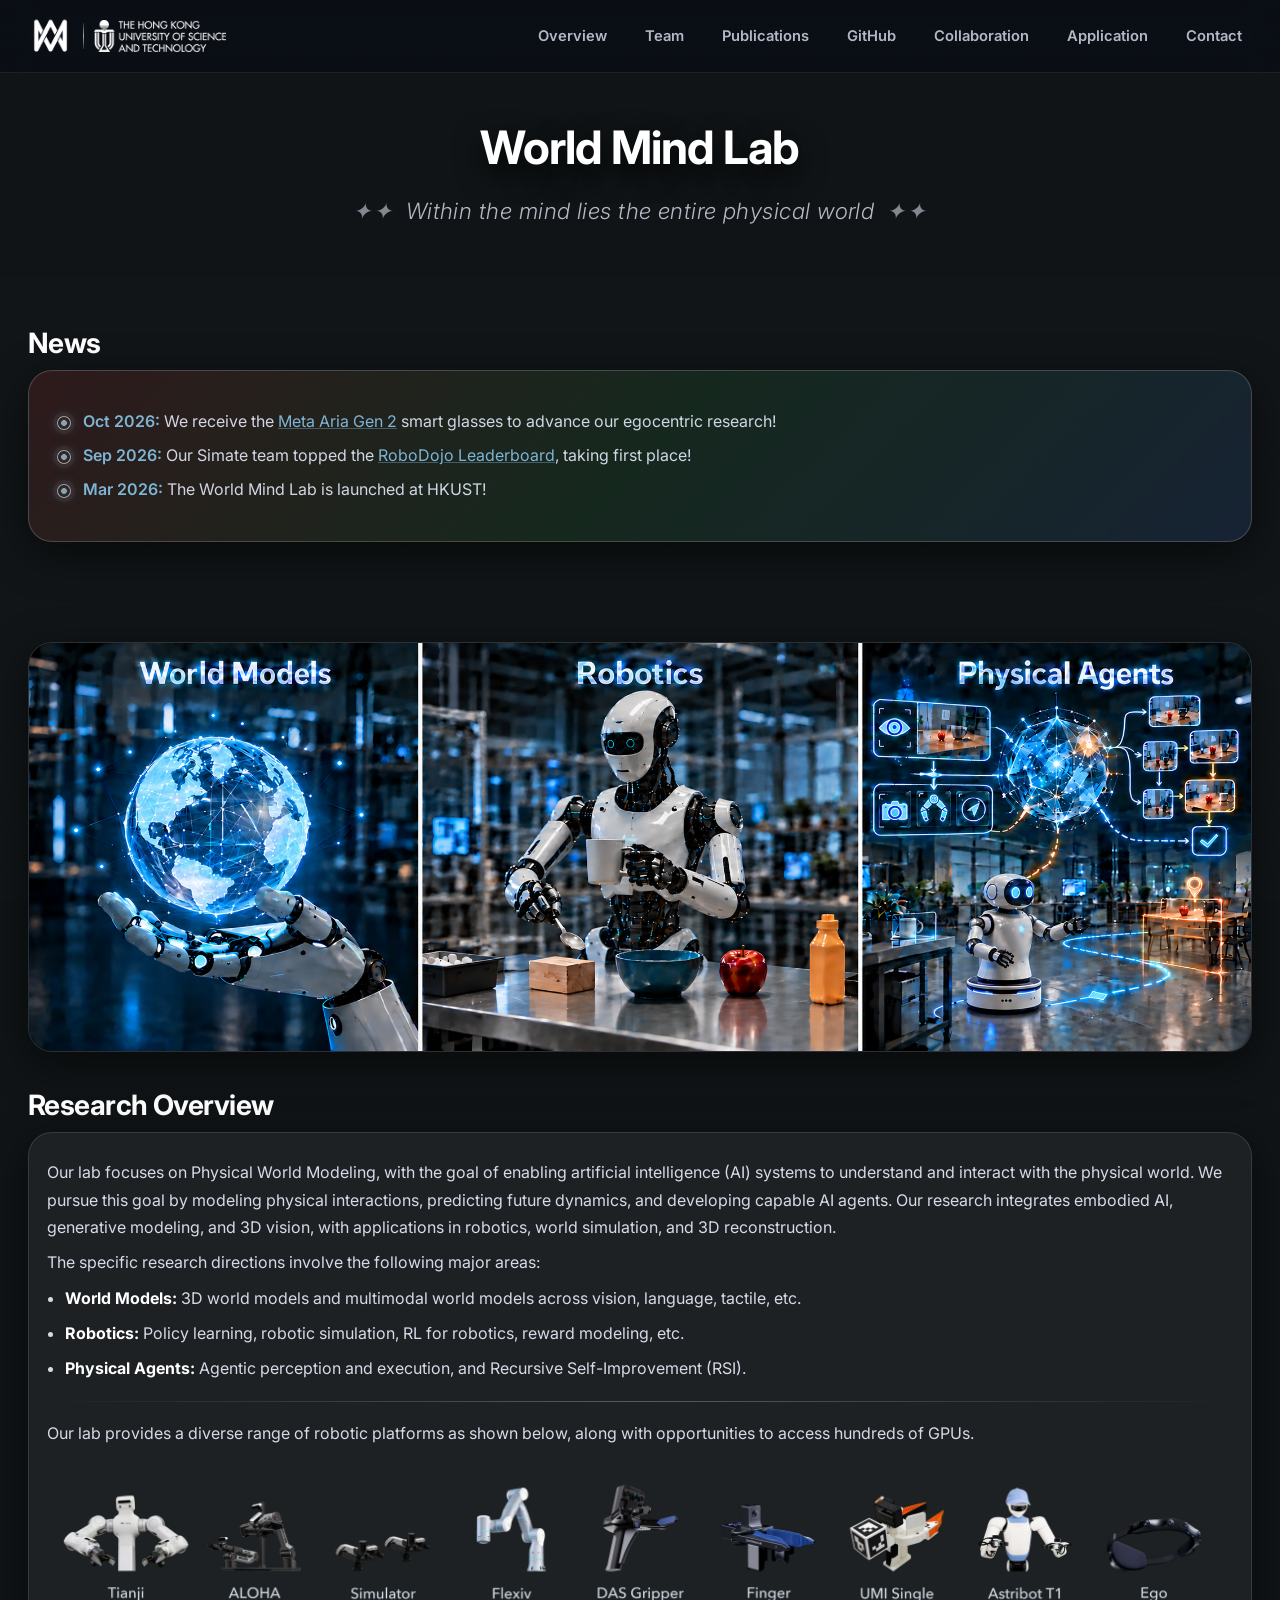
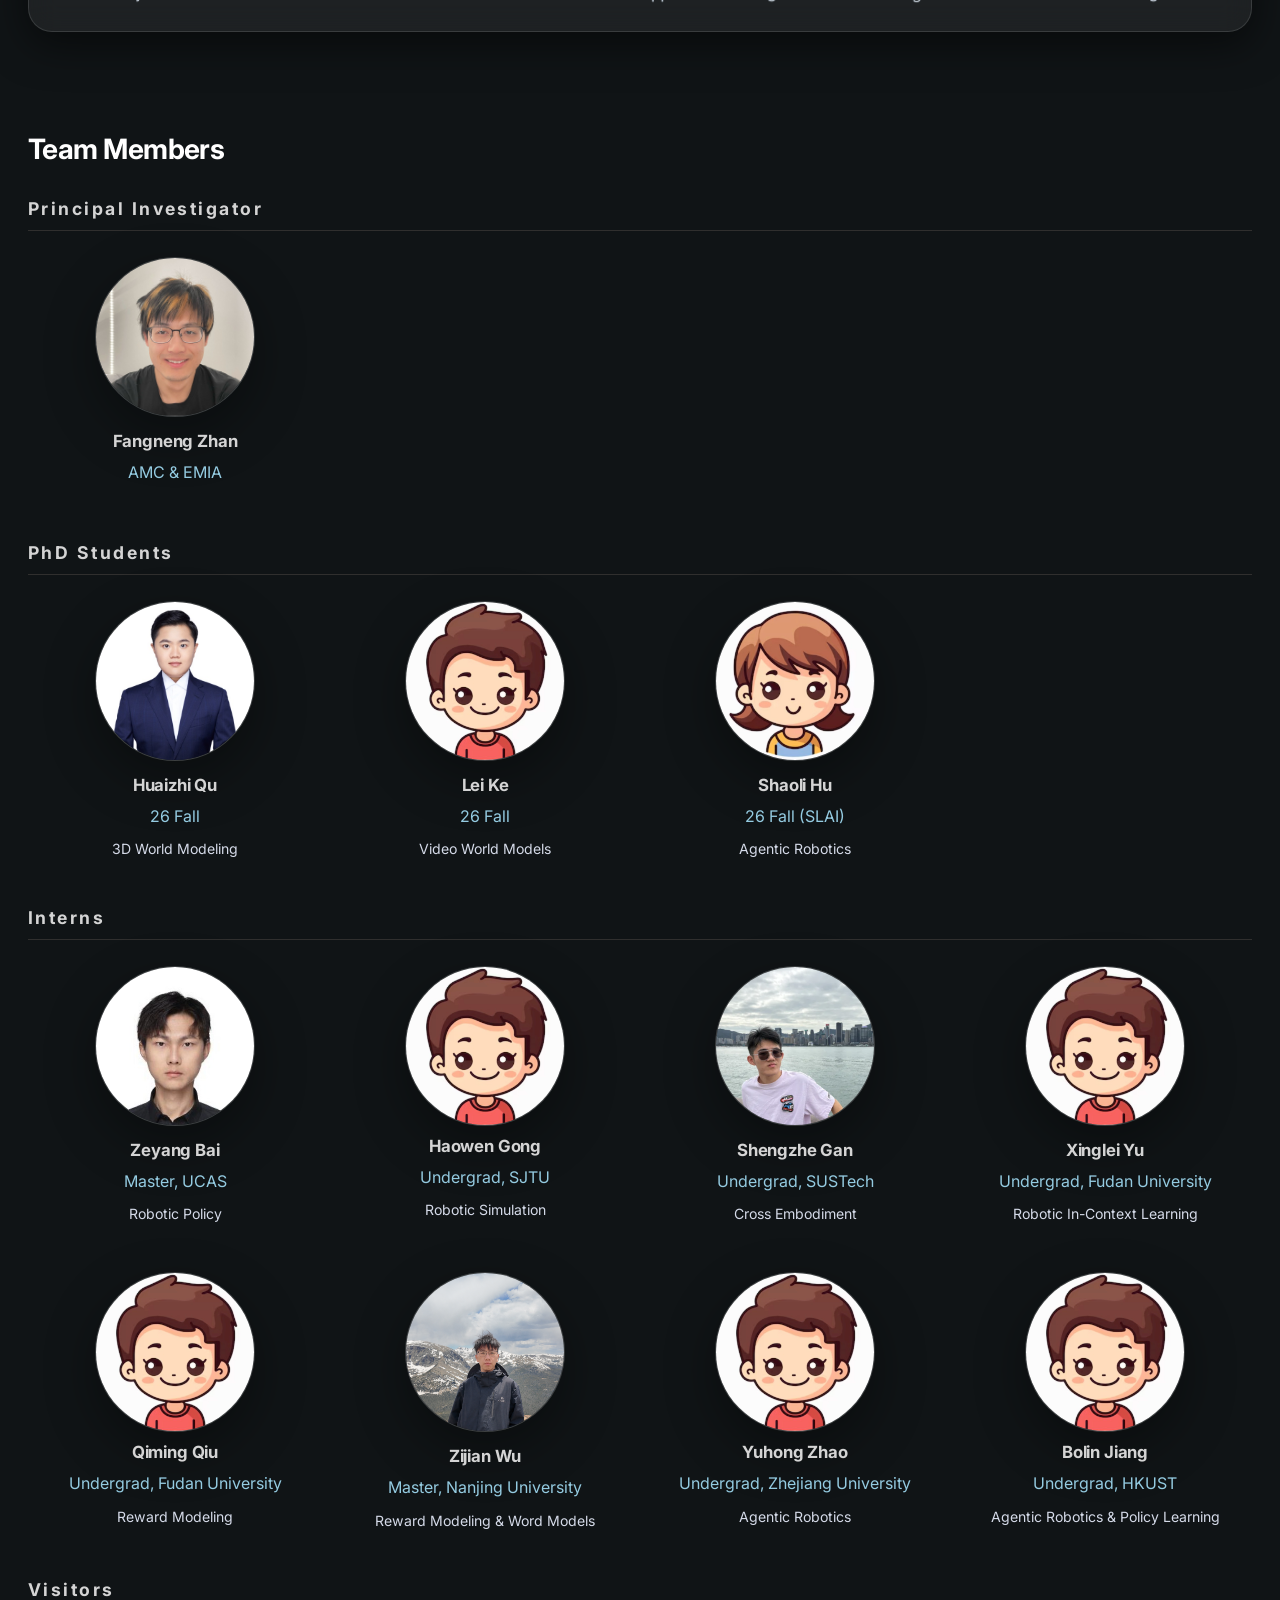
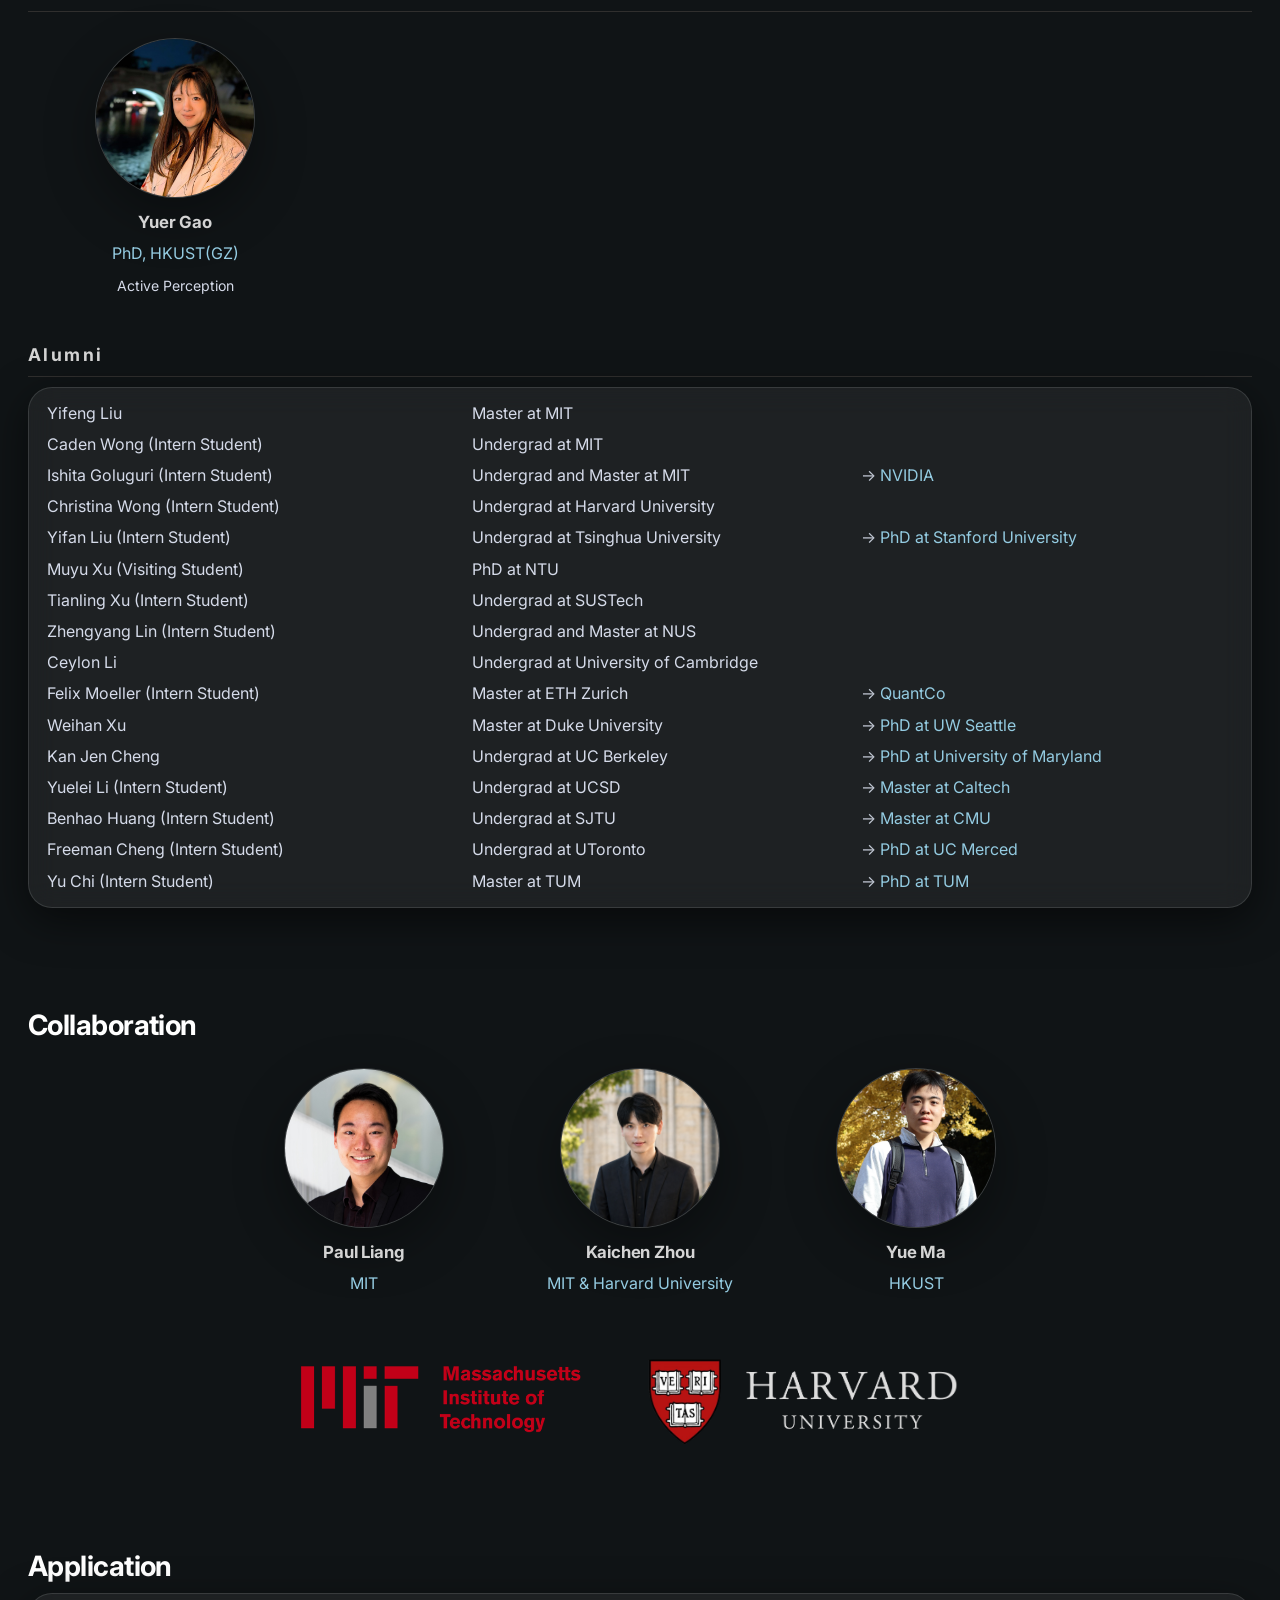
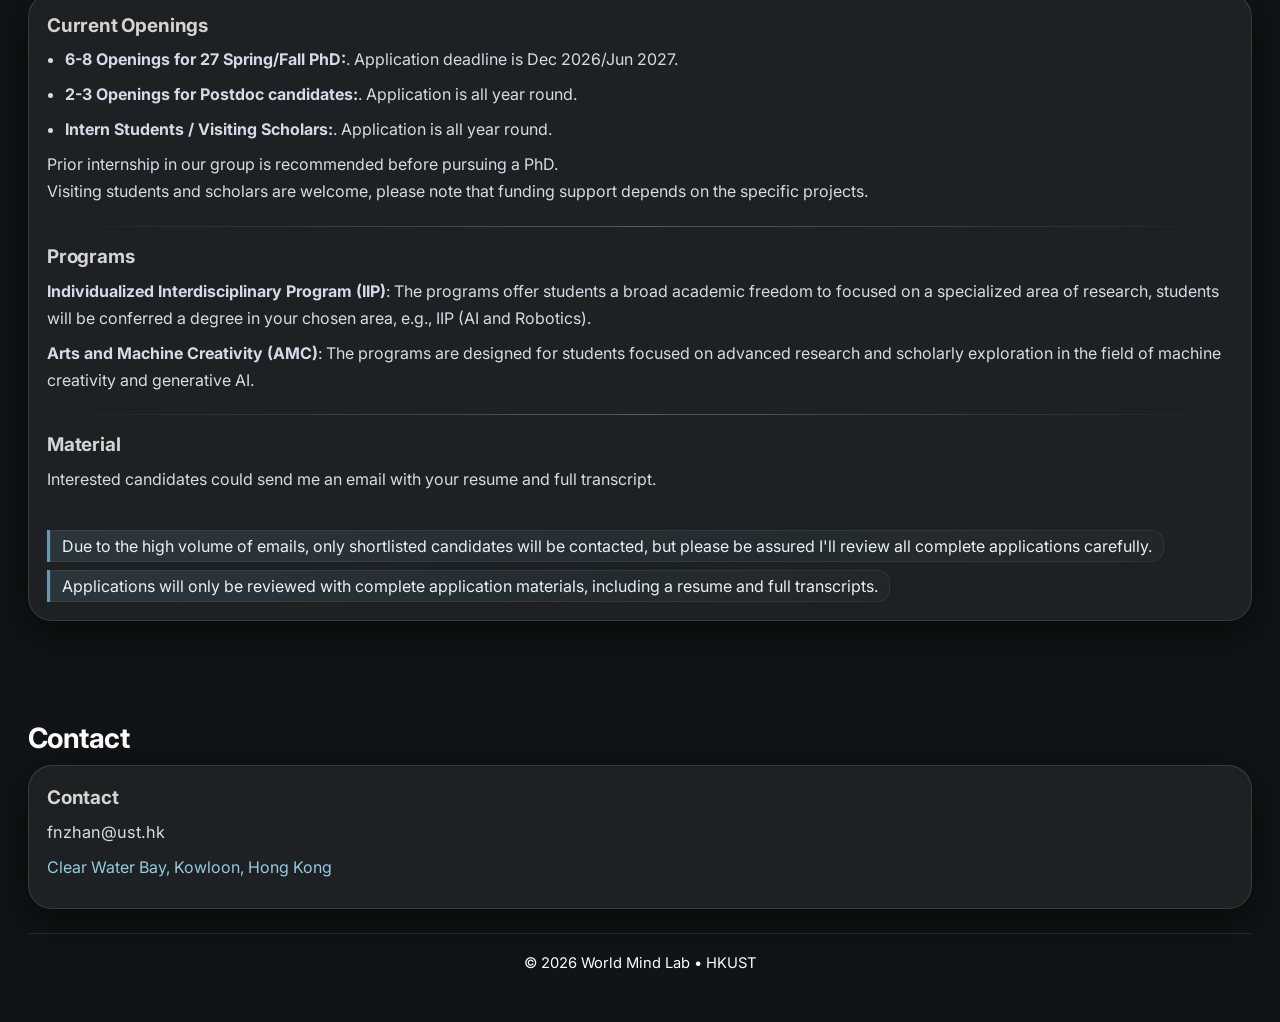
<file: index.html>
<!doctype html>
<html lang="en">
<head>
  <meta charset="utf-8" />
  <meta name="viewport" content="width=device-width,initial-scale=1" />
  <title>World Mind Lab</title>
  <meta name="description" content="World Mind Lab" />
  <link rel="icon" type="image/svg+xml" href="assets/images/favicon.jpg" />
  <link rel="preconnect" href="https://fonts.googleapis.com">
  <link rel="preconnect" href="https://fonts.gstatic.com" crossorigin>
  <link href="https://fonts.googleapis.com/css2?family=Inter:wght@300;400;600;700;800&display=swap" rel="stylesheet">
  <link rel="stylesheet" href="style.css" />
</head>

<body>
  <div class="bg-grain" aria-hidden="true"></div>

  <header class="topbar">
    <nav class="nav container">

      <a class="brand" href="index.html#top" aria-label="HKUST">
        <img src="assets/images/worldmind.png" alt="WorldMind Logo" style="height: 45px; width: auto; opacity: 1;">
        <span class="logo-divider" aria-hidden="true"></span>


        <img src="assets/images/UST_logo.png" alt="HKUST Logo" style="height: 32px; width: auto;">
        <!-- <img src="assets/images/WorldMind.png" alt="World Mind Lab Logo" style="height: 42.5px; width: auto;"> -->

      </a>

      <button class="nav-toggle" aria-label="Open menu" aria-expanded="false">
        <span></span><span></span><span></span>
      </button>

      <div class="nav-links" role="navigation" aria-label="Primary">
        <a href="index.html#abstract">Overview</a>
        <a href="index.html#team">Team</a>
        <a href="publications.html" target="_blank" rel="noopener noreferrer">Publications</a>
        <a href="https://github.com/World-Mind-Lab" target="_blank" rel="noopener noreferrer">GitHub</a>
        <a href="index.html#collaboration">Collaboration</a>
        <a href="index.html#application">Application</a>
        <a href="index.html#contact">Contact</a>
      </div>
    </nav>
  </header>

  <main id="top">


    
    <section class="hero" aria-label="Hero">

      <div class="hero-panel">
        <div class="container">
          <div class="hero-copy">
            <h1>World Mind Lab</h1>
            <p class="subtitle slogan" style="font-size: clamp(1.2rem, 2.4vw, 1.4rem); text-align: center; font-weight: 300; margin-top: 20px; font-style: italic; display: flex; align-items: center; justify-content: center; gap: 12px;">
            <span aria-hidden="true" style="opacity: 0.7; letter-spacing: 0.08em;">&#10022;&#10022;</span>
            <span>Within the mind lies the entire physical world</span>
            <span aria-hidden="true" style="opacity: 0.7; letter-spacing: 0.08em;">&#10022;&#10022;</span></p>
          </div>
        </div>
      </div>
    </section>

    <section id="news" class="section">
      <div class="container">
        <div class="section-head">
          <h2>News</h2>
        </div>


        <div class="news-box reveal">
          <ul class="checklist">
            <li>
              <strong>Oct 2026:</strong> We receive the <a href="https://www.projectaria.com/" target="_blank" rel="noopener noreferrer">Meta Aria Gen 2</a> smart glasses to advance our egocentric research!
            </li>
            <li>
              <strong>Sep 2026:</strong> Our Simate team topped the <a href="https://robodojo-benchmark.com/leaderboard#robodojo" target="_blank" rel="noopener noreferrer">RoboDojo Leaderboard</a>, taking first place!
            </li>
            <li>
              <strong>Mar 2026:</strong> The World Mind Lab is launched at HKUST!
            </li>
          </ul>
        </div>

      </div>
    </section>

  

    <section id="abstract" class="section">
      <div class="container">
        <div class="research-teaser reveal">
          <img src="assets/images/Teaser.png" alt="Research teaser" loading="lazy">
        </div>

        <br>

        <div class="section-head">
          <h2>Research Overview</h2>
        </div>

        <div class="grid-1">
          <div class="glass reveal">
            <p>
              Our lab focuses on Physical World Modeling, with the goal of enabling artificial intelligence (AI) systems to understand and interact
              with the physical world. We pursue this goal by modeling physical interactions, predicting future dynamics, and developing capable AI agents.
              Our research integrates embodied AI, generative modeling, and 3D vision, with applications in robotics, world simulation,
              and 3D reconstruction. 
            </p>
            <p>
              The specific research directions involve the following major areas:
              <!-- Key directions include: -->
            </p>
            <ul class="bullets">
              <li><strong>World Models:</strong> 3D world models and multimodal world models across vision, language, tactile, etc.</li>
              <li><strong>Robotics:</strong> Policy learning, robotic simulation, RL for robotics, reward modeling, etc.</li>
              <li><strong>Physical Agents:</strong> Agentic perception and execution, and Recursive Self-Improvement (RSI).</li>
            </ul>
            <div class="opening-divider" aria-hidden="true"></div>
            <p>
              Our lab provides a diverse range of robotic platforms as shown below, along with opportunities to access hundreds of GPUs.
            </p>
            <img class="research-robots" src="assets/images/Robots.png" alt="Robotics research platforms" width="2400" height="320" loading="lazy">
          </div>
        </div>
      </div>
    </section>

    <section id="team" class="section">
      <div class="container">
        <div class="section-head">
          <h2>Team Members</h2>
        </div>

        <!-- Principal Investigator -->
        <p class="team-label">Principal Investigator</p>
        <div class="team-grid">
          
          <article class="person-card reveal">
            <div class="avatar-wrap">
              <a href="https://fnzhan.com" target="_blank" rel="noopener noreferrer" aria-label="Fangneng Zhan homepage">
                <img class="avatar" src="assets/members/fangneng.jpg" alt="Fangneng Zhan">
              </a>
            </div>
            <div class="person-meta">
              <h3>Fangneng Zhan</h3>
              <p class="muted">AMC & EMIA</p>
            </div>
          </article>
        </div>

        <!-- PhD Students -->
        <p class="team-label">PhD Students</p>
        <div class="team-grid">

          <article class="person-card reveal">
            <div class="avatar-wrap">
              <a href="https://qhz991029.github.io/" target="_blank" rel="noopener noreferrer" aria-label="homepage">
                <img class="avatar" src="assets/members/huaizhi.jpg" alt="Huaizhi Qu">
              </a>
            </div>
            <div class="person-meta">
              <h3>Huaizhi Qu</h3>
              <p class="muted">26 Fall</p>
              <p class="research-interest">3D World Modeling</p>
            </div>
          </article>

          <article class="person-card reveal">
            <div class="avatar-wrap">
              <a href="https://openreview.net/profile?id=~Lei_Ke2" target="_blank" rel="noopener noreferrer" aria-label="homepage">
                <img class="avatar" src="assets/members/boy.jpg" alt="Lei Ke">
              </a>
            </div>
            <div class="person-meta">
              <h3>Lei Ke</h3>
              <p class="muted">26 Fall</p>
              <p class="research-interest">Video World Models</p>
            </div>
          </article>

          <article class="person-card reveal">
            <div class="avatar-wrap">
              <a href="https://github.com/ShaoliHU" target="_blank" rel="noopener noreferrer" aria-label="homepage">
                <img class="avatar" src="assets/members/girl.jpg" alt="Shaoli Hu">
              </a>
            </div>
            <div class="person-meta">
              <h3>Shaoli Hu</h3>
              <p class="muted">26 Fall (SLAI)</p>
              <p class="research-interest">Agentic Robotics</p>
            </div>
          </article>

        </div>

        <!-- Interns -->
        <p class="team-label">Interns</p>
        <div class="team-grid">

          <article class="person-card reveal">
            <div class="avatar-wrap">
              <a href="https://baizey.rvosuke.com/" target="_blank" rel="noopener noreferrer" aria-label="homepage">
                <img class="avatar" src="assets/members/zeyang.jpg" alt="Zeyang Bai">
              </a>
            </div>
            <div class="person-meta">
              <h3>Zeyang Bai</h3>
              <p class="muted">Master, UCAS</p>
              <p class="research-interest">Robotic Policy</p>
            </div>
          </article>

          <article class="person-card reveal">
            <div class="avatar-wrap">
              <img class="avatar" src="assets/members/boy.jpg" alt="Haowen Gong">
            </div>
            <div class="person-meta">
              <h3>Haowen Gong</h3>
              <p class="muted">Undergrad, SJTU</p>
              <p class="research-interest">Robotic Simulation</p>
            </div>
          </article>

          <article class="person-card reveal">
            <div class="avatar-wrap">
              <a href="https://lgx521.github.io/" target="_blank" rel="noopener noreferrer" aria-label="homepage">
                <img class="avatar" src="assets/members/shengzhe.webp" alt="Shengzhe Gan">
              </a>
            </div>
            <div class="person-meta">
              <h3>Shengzhe Gan</h3>
              <p class="muted">Undergrad, SUSTech</p>
              <p class="research-interest">Cross Embodiment</p>
            </div>
          </article>

          <article class="person-card reveal">
            <div class="avatar-wrap">
              <a href="https://spoil-ed.github.io/homepage/" target="_blank" rel="noopener noreferrer" aria-label="Xinglei Yu homepage">
                <img class="avatar" src="assets/members/boy.jpg" alt="Xinglei Yu">
              </a>
            </div>
            <div class="person-meta">
              <h3>Xinglei Yu</h3>
              <p class="muted">Undergrad, Fudan University</p>
              <p class="research-interest">Robotic In-Context Learning</p>
            </div>
          </article>

          <article class="person-card reveal">
            <div class="avatar-wrap">
              <img class="avatar" src="assets/members/boy.jpg" alt="Qiming Qiu">
            </div>
            <div class="person-meta">
              <h3>Qiming Qiu</h3>
              <p class="muted">Undergrad, Fudan University</p>
              <p class="research-interest">Reward Modeling</p>
            </div>
          </article>

          <article class="person-card reveal">
            <div class="avatar-wrap">
              <a href="https://zijian-wu.github.io/" target="_blank" rel="noopener noreferrer" aria-label="homepage">
                <img class="avatar" src="assets/members/zijian.jpg" alt="Zijian Wu">
              </a>
            </div>
            <div class="person-meta">
              <h3>Zijian Wu</h3>
              <p class="muted">Master, Nanjing University</p>
              <p class="research-interest">Reward Modeling &amp; Word Models</p>
            </div>
          </article>
        
          <article class="person-card reveal">
            <div class="avatar-wrap">
              <img class="avatar" src="assets/members/boy.jpg" alt="Yuhong Zhao">
            </div>
            <div class="person-meta">
              <h3>Yuhong Zhao</h3>
              <p class="muted">Undergrad, Zhejiang University</p>
              <p class="research-interest">Agentic Robotics</p>
            </div>
          </article>

          <article class="person-card reveal">
            <div class="avatar-wrap">
              <img class="avatar" src="assets/members/boy.jpg" alt="Bailin Jiang">
            </div>
            <div class="person-meta">
              <h3>Bolin Jiang</h3>
              <p class="muted">Undergrad, HKUST</p>
              <p class="research-interest">Agentic Robotics &amp; Policy Learning</p>
            </div>
          </article>

        </div>

        <!-- Visitors -->
        <p class="team-label">Visitors</p>
        <div class="team-grid">

          <article class="person-card reveal">
            <div class="avatar-wrap">
              <a href="https://insomnia813.github.io/" target="_blank" rel="noopener noreferrer" aria-label="Yuer Gao homepage">
                <img class="avatar" src="assets/members/yuer.jpg" alt="Yuer Gao">
              </a>
            </div>
            <div class="person-meta">
              <h3>Yuer Gao</h3>
              <p class="muted">PhD, HKUST(GZ)</p>
              <p class="research-interest">Active Perception</p>
            </div>
          </article>

        </div>


        <p class="team-label">Alumni</p>
        <div class="glass reveal alumni-panel">
          <ul class="alumni-list">
            <li>
              <span class="alumni-name">Yifeng Liu</span>
              <span class="alumni-previous">Master at MIT</span>
              <span class="alumni-current"></span>
            </li>
            <li>
              <span class="alumni-name">Caden Wong (Intern Student)</span>
              <span class="alumni-previous">Undergrad at MIT</span>
              <span class="alumni-current"></span>
            </li>
            <li>
              <span class="alumni-name">Ishita Goluguri (Intern Student)</span>
              <span class="alumni-previous">Undergrad and Master at MIT</span>
              <span class="alumni-current">NVIDIA</span>
            </li>
            <li>
              <span class="alumni-name">Christina Wong (Intern Student)</span>
              <span class="alumni-previous">Undergrad at Harvard University</span>
              <span class="alumni-current"></span>
            </li>
            <li>
              <span class="alumni-name">Yifan Liu (Intern Student)</span>
              <span class="alumni-previous">Undergrad at Tsinghua University</span>
              <span class="alumni-current">PhD at Stanford University</span>
            </li>
            <li>
              <span class="alumni-name">Muyu Xu (Visiting Student)</span>
              <span class="alumni-previous">PhD at NTU</span>
              <span class="alumni-current"></span>
            </li>
            <li>
              <span class="alumni-name">Tianling Xu (Intern Student)</span>
              <span class="alumni-previous">Undergrad at SUSTech</span>
              <span class="alumni-current"></span>
            </li>
            <li>
              <span class="alumni-name">Zhengyang Lin (Intern Student)</span>
              <span class="alumni-previous">Undergrad and Master at NUS</span>
              <span class="alumni-current"></span>
            </li>
            <li>
              <span class="alumni-name">Ceylon Li</span>
              <span class="alumni-previous">Undergrad at University of Cambridge</span>
              <span class="alumni-current"></span>
            </li>
            <li>
              <span class="alumni-name">Felix Moeller (Intern Student)</span>
              <span class="alumni-previous">Master at ETH Zurich</span>
              <span class="alumni-current">QuantCo</span>
            </li>
            <li>
              <span class="alumni-name">Weihan Xu</span>
              <span class="alumni-previous">Master at Duke University</span>
              <span class="alumni-current">PhD at UW Seattle</span>
            </li>
            <li>
              <span class="alumni-name">Kan Jen Cheng</span>
              <span class="alumni-previous">Undergrad at UC Berkeley</span>
              <span class="alumni-current">PhD at University of Maryland</span>
            </li>
            <li>
              <span class="alumni-name">Yuelei Li (Intern Student)</span>
              <span class="alumni-previous">Undergrad at UCSD</span>
              <span class="alumni-current">Master at Caltech</span>
            </li>
            <li>
              <span class="alumni-name">Benhao Huang (Intern Student)</span>
              <span class="alumni-previous">Undergrad at SJTU</span>
              <span class="alumni-current">Master at CMU</span>
            </li>
            <li>
              <span class="alumni-name">Freeman Cheng (Intern Student)</span>
              <span class="alumni-previous">Undergrad at UToronto</span>
              <span class="alumni-current">PhD at UC Merced</span>
            </li>
            <li>
              <span class="alumni-name">Yu Chi (Intern Student)</span>
              <span class="alumni-previous">Master at TUM</span>
              <span class="alumni-current">PhD at TUM</span>
            </li>
          </ul>
        </div>



      </div>
    </section>


    <section id="collaboration" class="section">
      <div class="container">
        <div class="section-head">
          <h2>Collaboration</h2>
          <p class="muted"></p>
        </div>

        <div class="team-grid collaboration-people">
          <article class="person-card reveal">
            <div class="avatar-wrap">
              <a href="https://pliang279.github.io/" target="_blank" rel="noopener noreferrer" aria-label="Paul Liang homepage">
                <img class="avatar" src="assets/members/paul-liang.jpg" alt="Paul Liang">
              </a>
            </div>
            <div class="person-meta">
              <h3>Paul Liang</h3>
              <p class="muted">MIT</p>
            </div>
          </article>

          <article class="person-card reveal">
            <div class="avatar-wrap">
              <a href="https://kaichen-z.github.io/" target="_blank" rel="noopener noreferrer" aria-label="Kaichen Zhou homepage">
                <img class="avatar" src="assets/members/kaichen.png" alt="Kaichen Zhou">
              </a>
            </div>
            <div class="person-meta">
              <h3>Kaichen Zhou</h3>
              <p class="muted">MIT &amp; Harvard University</p>
            </div>
          </article>

          <article class="person-card reveal">
            <div class="avatar-wrap">
              <a href="https://mayuelala.github.io/" target="_blank" rel="noopener noreferrer" aria-label="Yue Ma homepage">
                <img class="avatar" src="assets/members/yue.jpg" alt="Yue Ma">
              </a>
            </div>
            <div class="person-meta">
              <h3>Yue Ma</h3>
              <p class="muted">HKUST</p>
            </div>
          </article>
        </div>

        <div class="collaboration-row reveal">
          <a href="index.html" target="_blank" rel="noopener noreferrer" class="collaboration-link">
            <img class="collaboration-logo" src="assets/collaboration/MIT.png" alt="MIT">
          </a>
          <a href="index.html" target="_blank" rel="noopener noreferrer" class="collaboration-link">
            <img class="collaboration-logo" src="assets/collaboration/Harvard.png" alt="Harvard">
          </a>
        </div>

      </div>
    </section>




    <section id="application" class="section">
      <div class="container">
        <div class="section-head">
          <h2>Application</h2>
        </div>

        <div class="grid-1">
          <div class="glass reveal">



            <h3>Current Openings</h3>
            <ul class="bullets">
              <li>
                <strong>6-8 Openings for 27 Spring/Fall PhD:</strong>. Application deadline is Dec 2026/Jun 2027.
              </li>
              <li>
                <strong>2-3 Openings for Postdoc candidates:</strong>. Application is all year round.
              </li>
              <li>
                <strong>Intern Students / Visiting Scholars:</strong>. Application is all year round.
              </li>
            </ul>
            <p>
              Prior internship in our group is recommended before pursuing a PhD. <br>
              Visiting students and scholars are welcome, please note that funding support depends on the specific projects.
            </p>

            <div class="opening-divider" aria-hidden="true"></div>

            <h3>Programs</h3>
            <p>
              <strong>Individualized Interdisciplinary Program (IIP)</strong>:
              The programs offer students a broad academic freedom to focused on a specialized area of research, 
              students will be conferred a degree in your chosen area, e.g., IIP (AI and Robotics).
            </p>
            <p>
              <strong>Arts and Machine Creativity (AMC)</strong>:
              The programs are designed for students focused on advanced research and scholarly exploration 
              in the field of machine creativity and generative AI.
            </p>
            <!-- <p>
              <strong>Postdoc candidates</strong> in embodied AI are welcome. You are also encouraged to apply for the RGC Junior Research Fellow Scheme (JRFS).
            </p> -->

            <div class="opening-divider" aria-hidden="true"></div>


            <h3>Material</h3>
            <p>
              Interested candidates could send me an email with your resume and full transcript.
            </p>

            <!-- <div class="opening-divider" aria-hidden="true"></div> -->
             <br>

            <span class="application-highlight">
              Due to the high volume of emails, only shortlisted candidates will be contacted,
              but please be assured I'll review all complete applications carefully.</span>

            <span class="application-highlight">
              Applications will only be reviewed with complete application materials, 
              including a resume and full transcripts.</span>


          </div>
        </div>
      </div>
    </section>







    <section id="contact" class="section">
      <div class="container">
        <div class="section-head">
          <h2>Contact</h2>
        </div>

        <div class="grid-1">
          <div class="glass reveal">
            <h3>Contact</h3>
            <p class="big">
              <a href="mailto:fnzhan@ust.hk">fnzhan@ust.hk</a>
            </p>
            <p class="muted">
              Clear Water Bay, Kowloon, Hong Kong
            </p>
          </div>
        </div>

        <footer class="footer muted">
          <span>© <span id="year"></span> World Mind Lab • HKUST</span>
        </footer>
      </div>
    </section>
  </main>

  <script src="script.js"></script>
</body>
</html>
</file>
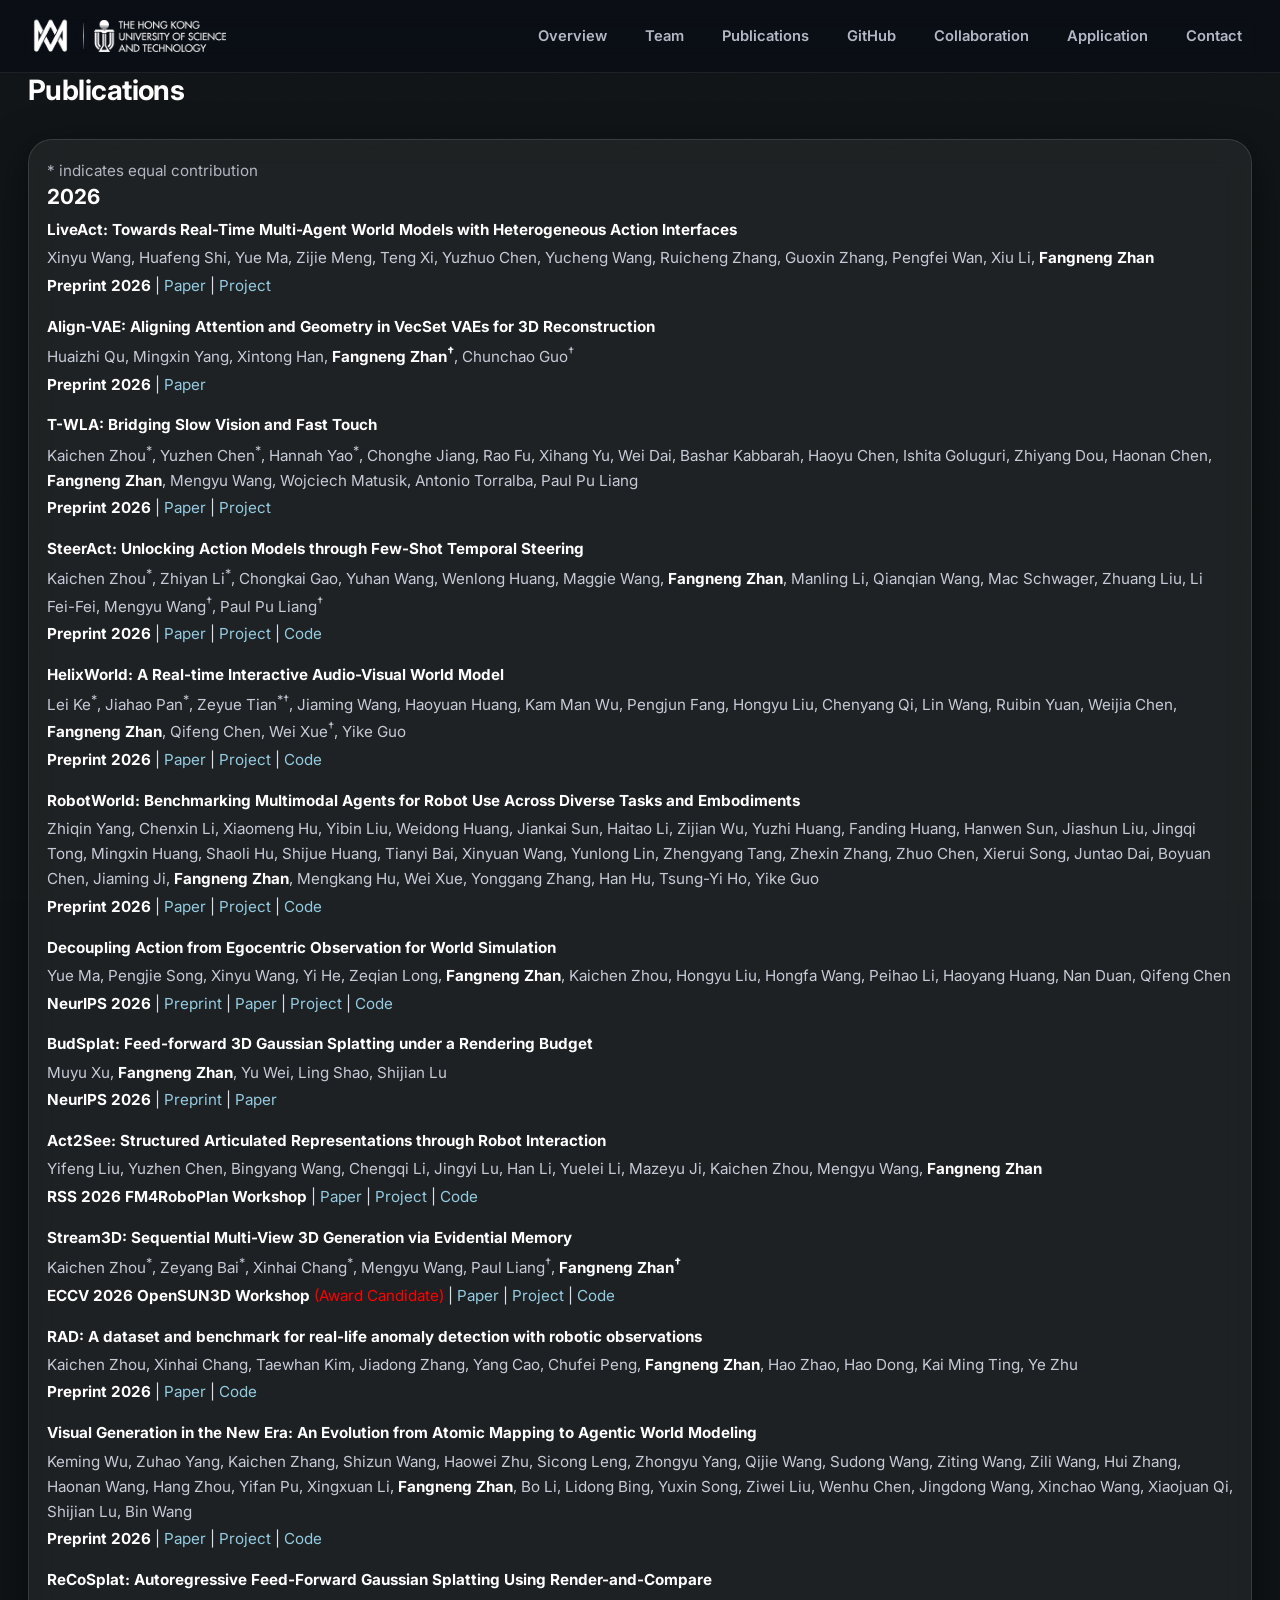
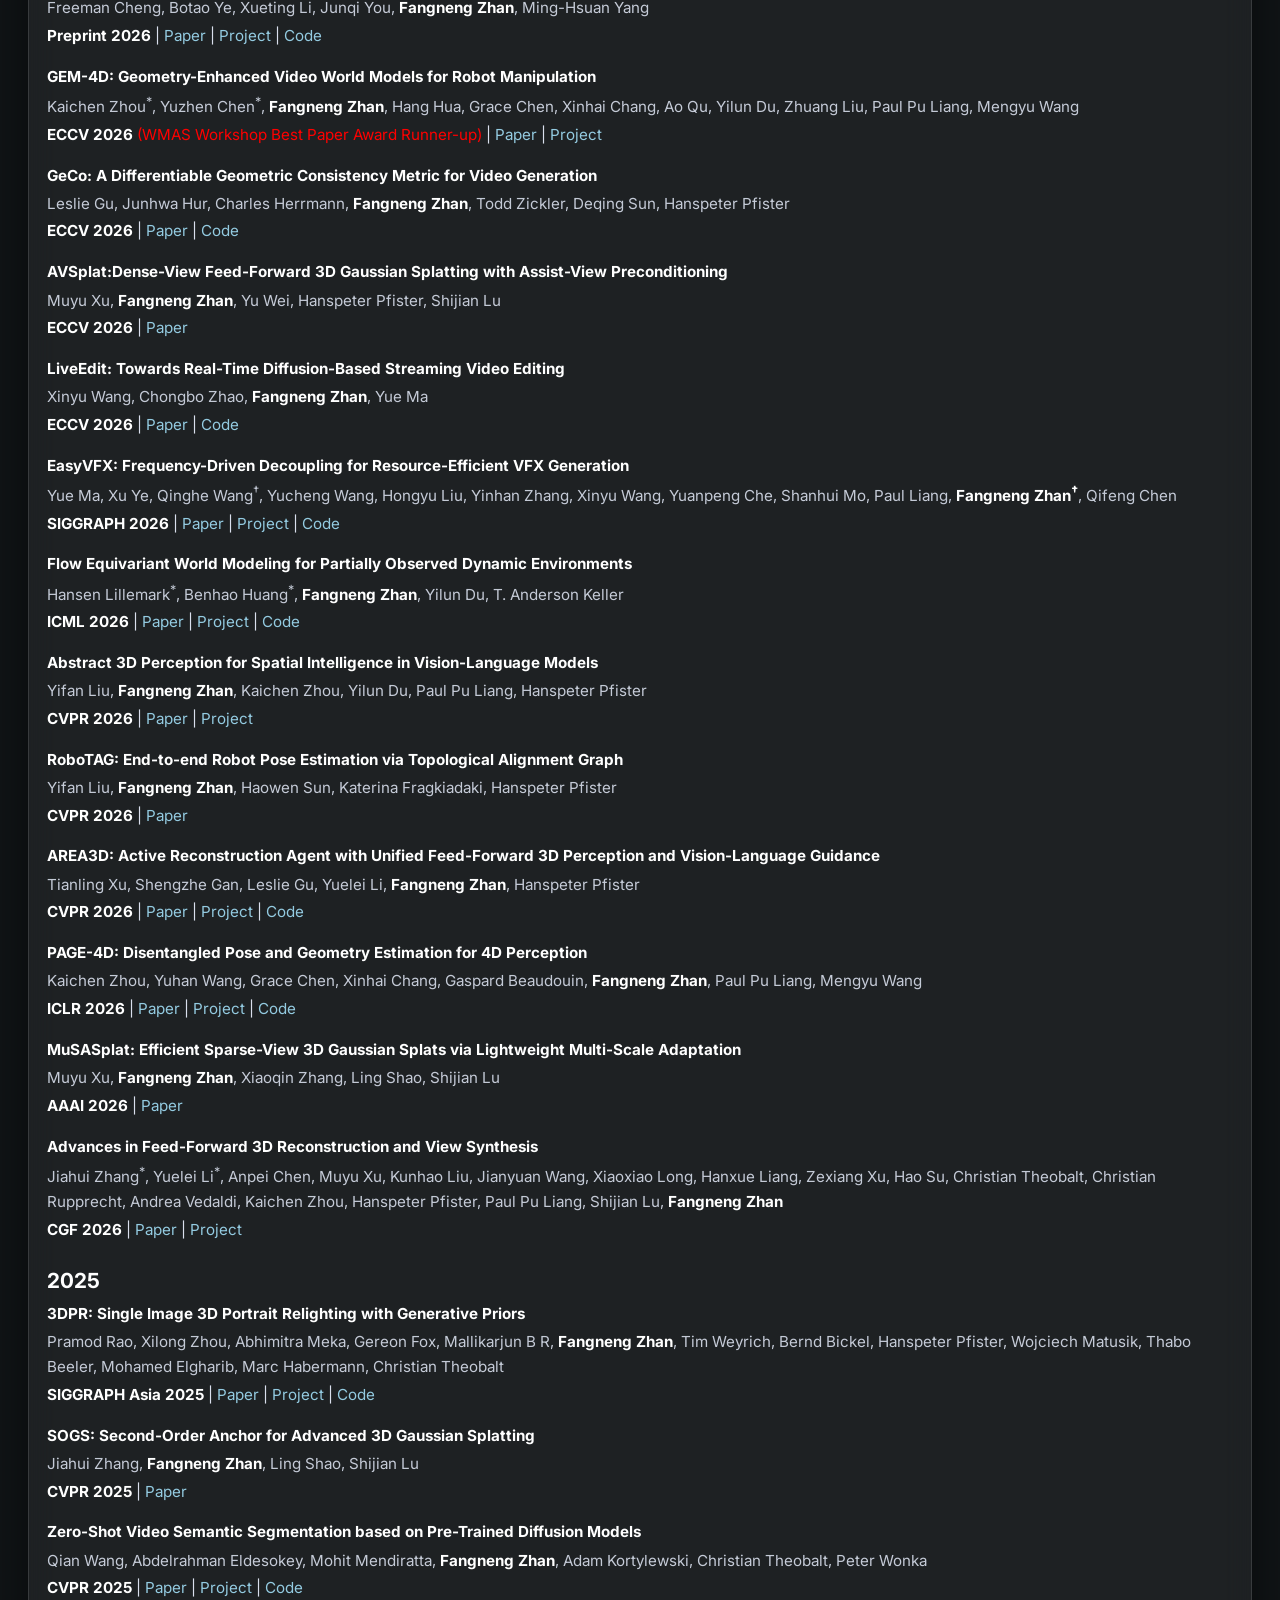
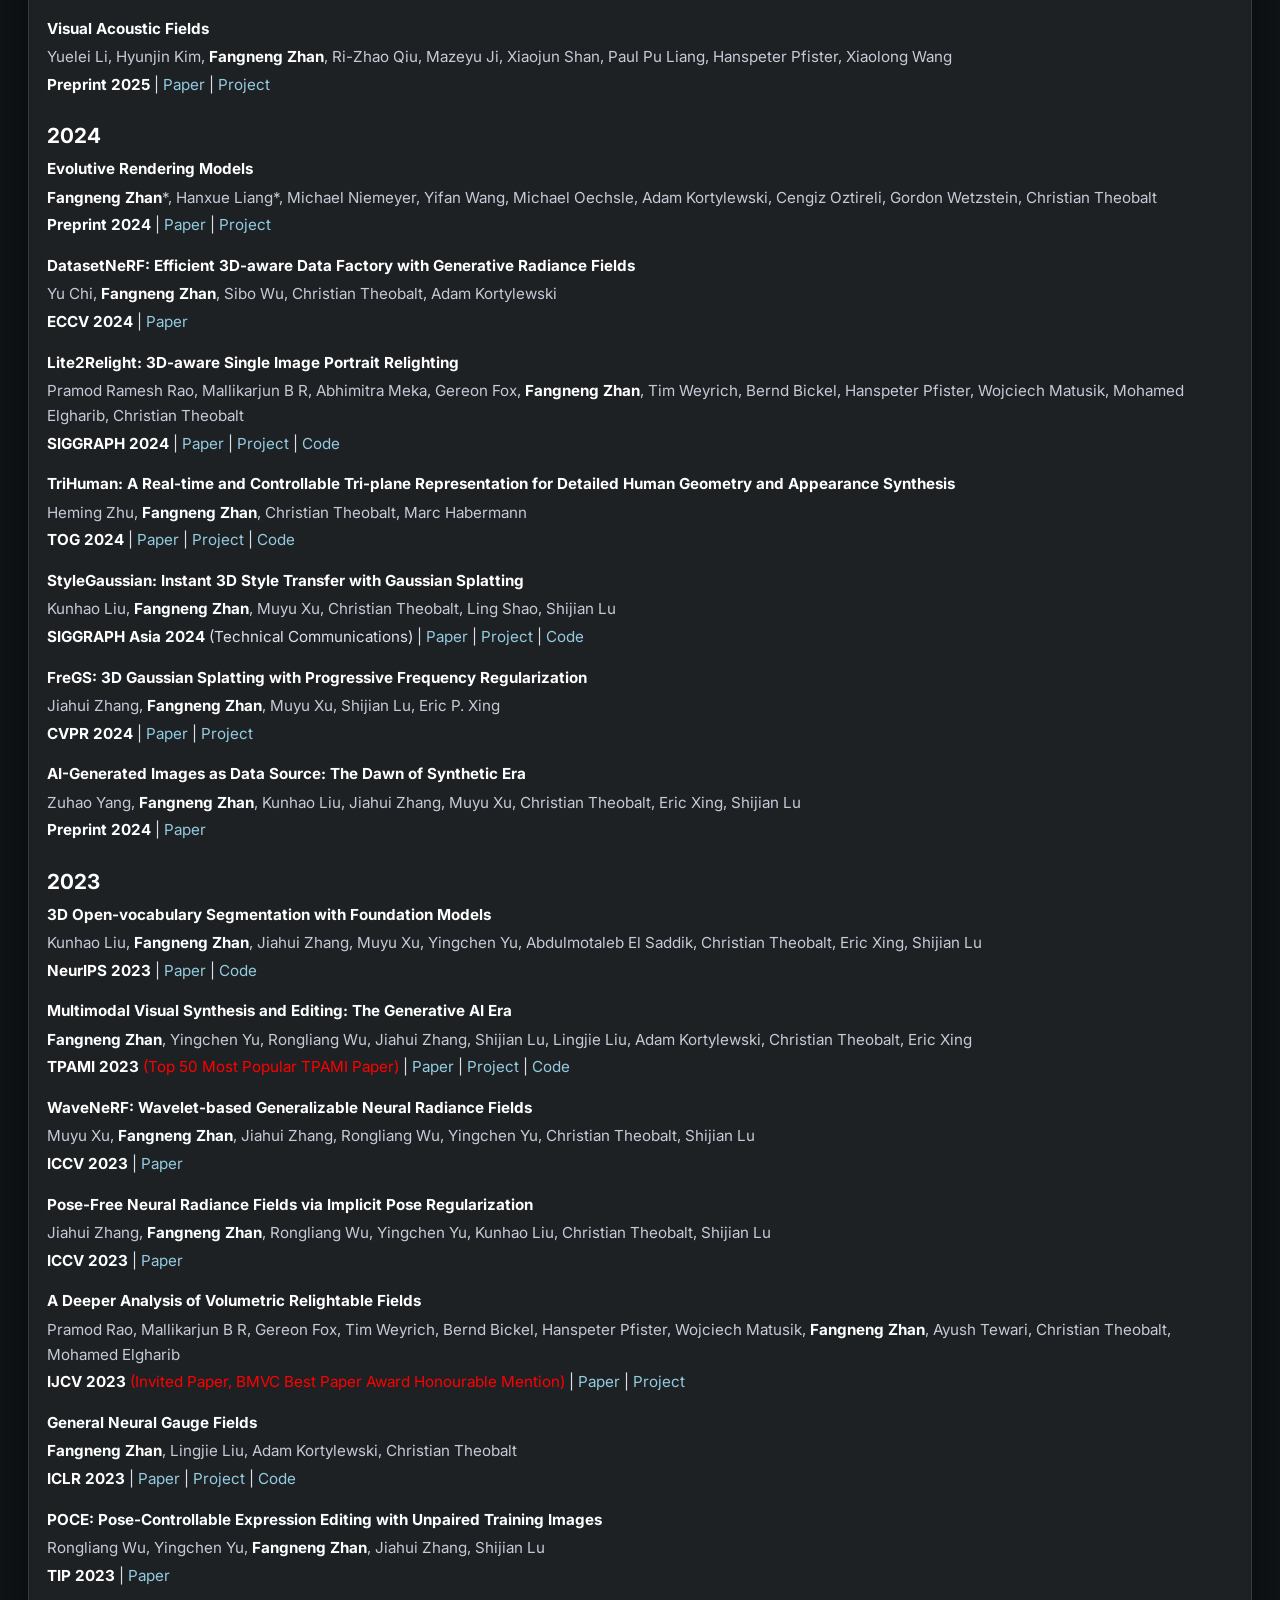
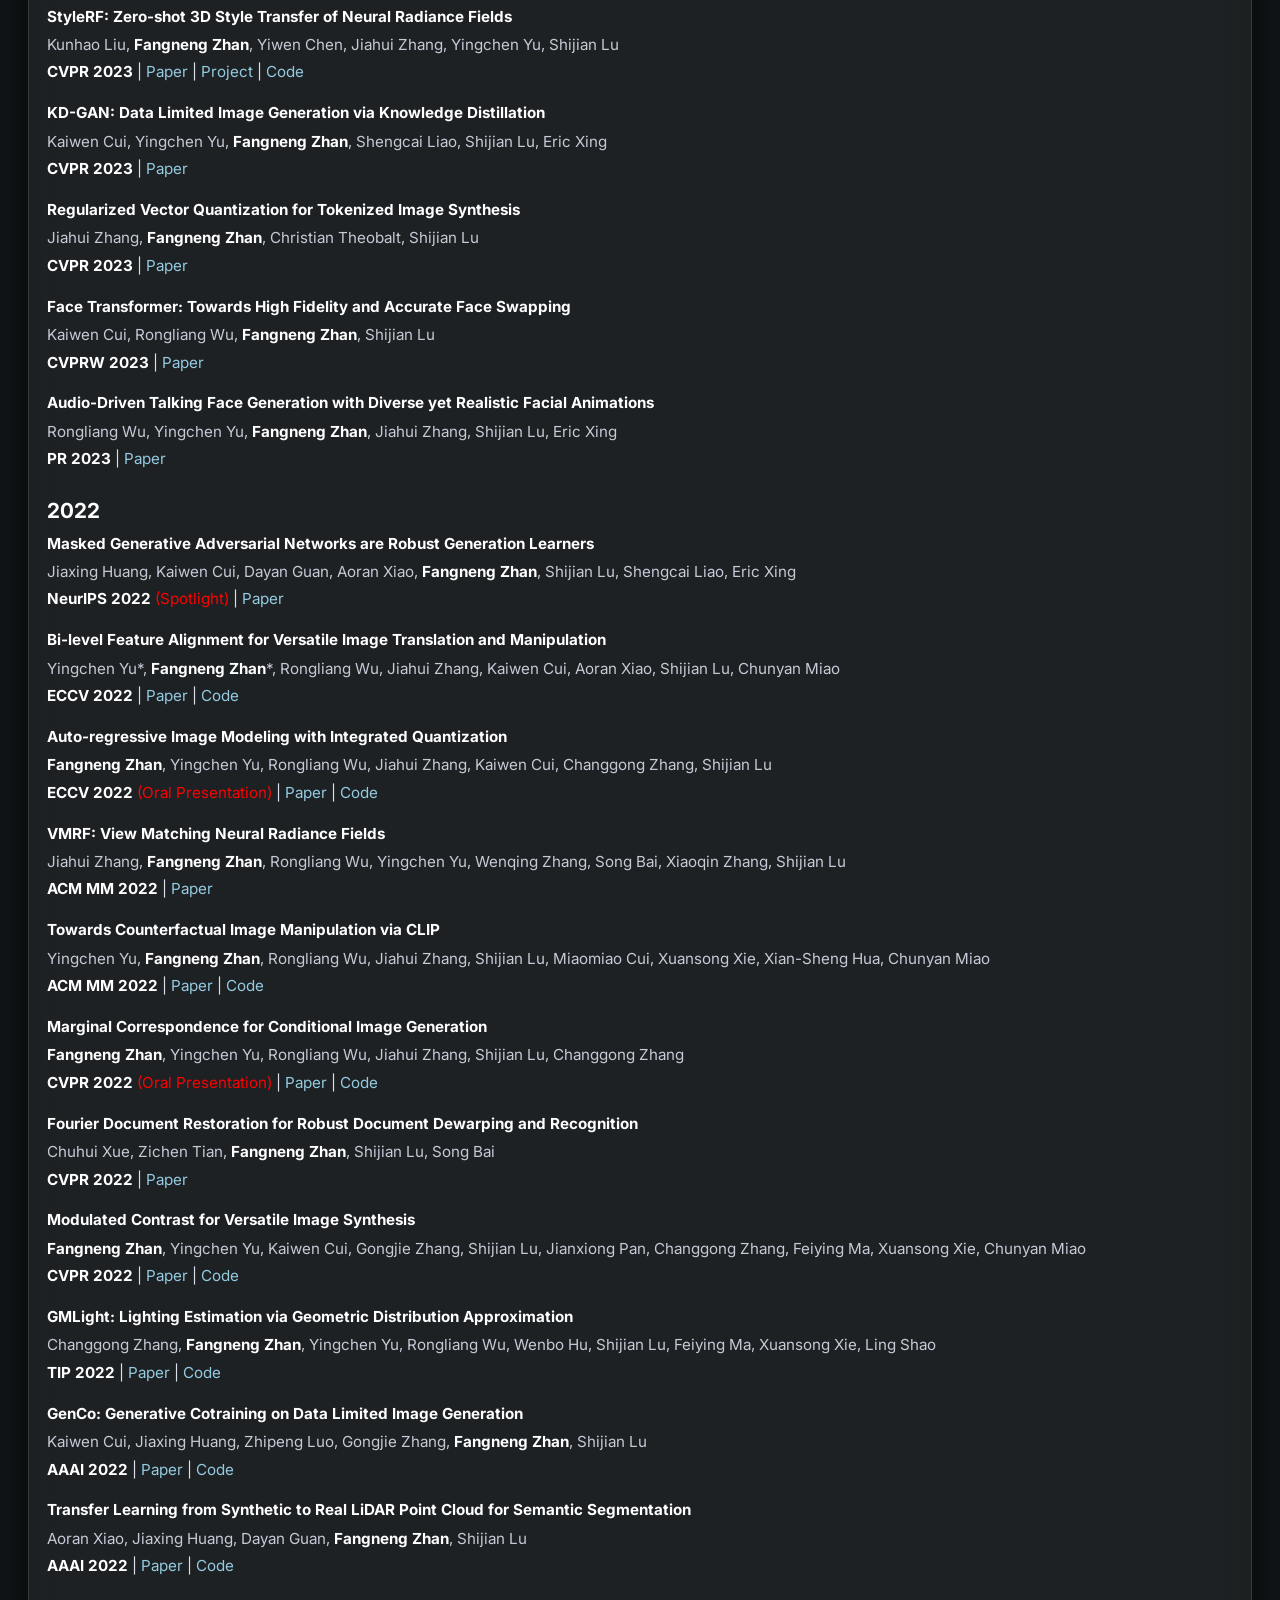
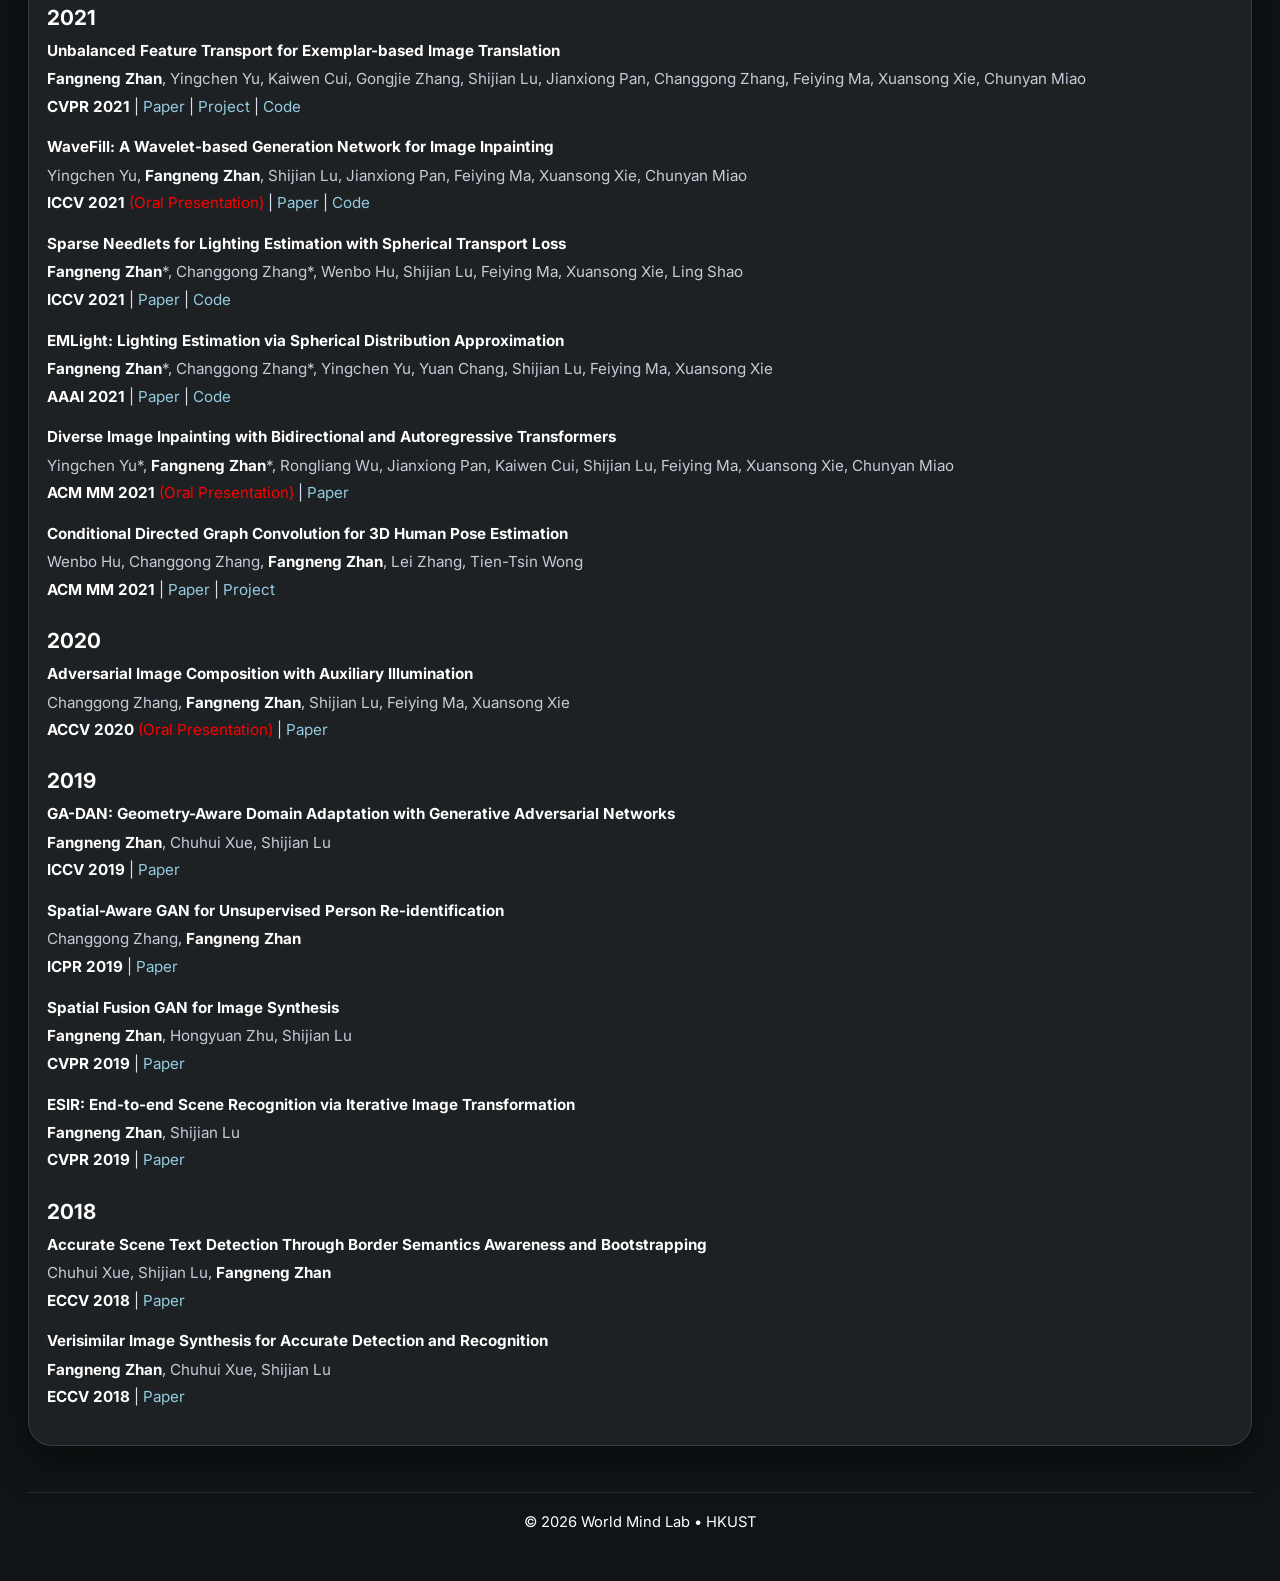
<file: publications.html>
<!doctype html>
<html lang="en">
<head>
  <meta charset="utf-8" />
  <meta name="viewport" content="width=device-width,initial-scale=1" />
  <title>Publications | World Mind Lab</title>
  <meta name="description" content="World Mind Lab publications" />
  <link rel="icon" type="image/svg+xml" href="assets/images/favicon.jpg" />
  <link rel="preconnect" href="https://fonts.googleapis.com">
  <link rel="preconnect" href="https://fonts.gstatic.com" crossorigin>
  <link href="https://fonts.googleapis.com/css2?family=Inter:wght@300;400;600;700;800&display=swap" rel="stylesheet">
  <link rel="stylesheet" href="style.css" />
  <style>
    .publications-shell {
      display: grid;
      gap: 22px;
    }

    .publications-note {
      margin: 0;
      font-size: 0.95rem;
      color: rgba(234,240,255,0.72);
    }

    .publications-content h2 {
      margin: 26px 0 10px;
      font-size: 1.3rem;
      color: #fff;
    }

    .publications-content h2:first-of-type {
      margin-top: 0;
    }

    .publications-content ul {
      padding-left: 0;
      margin: 0;
      list-style: none;
      line-height: 1.8;
      font-size: 0.95em;
    }

    .publications-content li {
      margin-bottom: 1.15em;
      color: rgba(234,240,255,0.9);
    }

    .publication-entry {
      display: grid;
      gap: 0.22rem;
    }

    .publication-title {
      font-weight: 700;
      color: #fff;
      line-height: 1.5;
    }

    .publication-authors {
      color: rgba(234,240,255,0.82);
      line-height: 1.65;
    }

    .publication-authors strong {
      color: #fff;
    }

    .publication-venue {
      color: rgba(234,240,255,0.92);
      line-height: 1.6;
    }

    .publication-venue em {
      color: #fff;
      font-style: normal;
      font-weight: 700;
    }

    .publication-link {
      color: var(--muted);
      font-weight: 400;
      white-space: nowrap;
      text-underline-offset: 0.2em;
    }

    .publication-link:hover,
    .publication-link:focus-visible {
      color: var(--muted);
      text-decoration: underline;
    }
  </style>
</head>

<body>
  <div class="bg-grain" aria-hidden="true"></div>

  <header class="topbar">
    <nav class="nav container">

      <a class="brand" href="index.html#top" aria-label="HKUST">
        <img src="assets/images/worldmind.png" alt="WorldMind Logo" style="height: 45px; width: auto; opacity: 1;">
        <span class="logo-divider" aria-hidden="true"></span>


        <img src="assets/images/UST_logo.png" alt="HKUST Logo" style="height: 32px; width: auto;">
        <!-- <img src="assets/images/WorldMind.png" alt="World Mind Lab Logo" style="height: 42.5px; width: auto;"> -->

      </a>

      <button class="nav-toggle" aria-label="Open menu" aria-expanded="false">
        <span></span><span></span><span></span>
      </button>

      <div class="nav-links" role="navigation" aria-label="Primary">
        <a href="index.html#abstract">Overview</a>
        <a href="index.html#team">Team</a>
        <a href="publications.html" target="_blank" rel="noopener noreferrer">Publications</a>
        <a href="https://github.com/World-Mind-Lab" target="_blank" rel="noopener noreferrer">GitHub</a>
        <a href="index.html#collaboration">Collaboration</a>
        <a href="index.html#application">Application</a>
        <a href="index.html#contact">Contact</a>
      </div>
    </nav>
  </header>

  <main id="top">
    <section class="section">
      <div class="container publications-shell">
        <div class="section-head">
          <h2>Publications</h2>
        </div>

        <div class="glass publications-content">
          <p class="publications-note">* indicates equal contribution</p>

<h2>2026</h2>
<ul style="line-height:1.8; font-size:0.95em;">

  <li>
    Xinyu Wang, Huafeng Shi, Yue Ma, Zijie Meng, Teng Xi, Yuzhuo Chen, Yucheng Wang, Ruicheng Zhang, Guoxin Zhang, Pengfei Wan, Xiu Li, <strong>Fangneng Zhan</strong>.
    LiveAct: Towards Real-Time Multi-Agent World Models with Heterogeneous Action Interfaces.
    <em>Preprint 2026</em> | <a class="publication-link" href="https://arxiv.org/abs/2610.29408" target="_blank" rel="noopener noreferrer">Paper</a> | <a class="publication-link" href="https://liveact-ai.github.io/" target="_blank" rel="noopener noreferrer">Project</a>
  </li>
  <li>
    Huaizhi Qu, Mingxin Yang, Xintong Han, <strong>Fangneng Zhan<sup>&dagger;</sup></strong>, Chunchao Guo<sup>&dagger;</sup>.
    Align-VAE: Aligning Attention and Geometry in VecSet VAEs for 3D Reconstruction.
    <em>Preprint 2026</em> | <a class="publication-link" href="https://arxiv.org/abs/2610.14734" target="_blank" rel="noopener noreferrer">Paper</a>
  </li>
  <li>
    Kaichen Zhou<sup>*</sup>, Yuzhen Chen<sup>*</sup>, Hannah Yao<sup>*</sup>, Chonghe Jiang, Rao Fu, Xihang Yu, Wei Dai, Bashar Kabbarah,
    Haoyu Chen, Ishita Goluguri, Zhiyang Dou, Haonan Chen, <strong>Fangneng Zhan</strong>, Mengyu Wang, Wojciech Matusik, Antonio Torralba, Paul Pu Liang.
    T-WLA: Bridging Slow Vision and Fast Touch.
    <em>Preprint 2026</em> | <a class="publication-link" href="https://arxiv.org/abs/2610.28814" target="_blank" rel="noopener noreferrer">Paper</a> | <a class="publication-link" href="https://anonymous-submission-20.github.io/T-WLA.github.io/" target="_blank" rel="noopener noreferrer">Project</a>
  </li>
  <li>
    Kaichen Zhou<sup>*</sup>, Zhiyan Li<sup>*</sup>, Chongkai Gao, Yuhan Wang, Wenlong Huang, Maggie Wang, <strong>Fangneng Zhan</strong>,
    Manling Li, Qianqian Wang, Mac Schwager, Zhuang Liu, Li Fei-Fei, Mengyu Wang<sup>&dagger;</sup>, Paul Pu Liang<sup>&dagger;</sup>.
    SteerAct: Unlocking Action Models through Few-Shot Temporal Steering.
    <em>Preprint 2026</em> | <a class="publication-link" href="https://arxiv.org/abs/2610.25632" target="_blank" rel="noopener noreferrer">Paper</a> | <a class="publication-link" href="https://steeract.github.io/" target="_blank" rel="noopener noreferrer">Project</a> | <a class="publication-link" href="https://github.com/kaichen-z/SteerAct" target="_blank" rel="noopener noreferrer">Code</a>
  </li>
  <li>
    Lei Ke<sup>*</sup>, Jiahao Pan<sup>*</sup>, Zeyue Tian<sup>*&dagger;</sup>, Jiaming Wang, Haoyuan Huang, Kam Man Wu,
    Pengjun Fang, Hongyu Liu, Chenyang Qi, Lin Wang, Ruibin Yuan, Weijia Chen, <strong>Fangneng Zhan</strong>, Qifeng Chen, Wei Xue<sup>&dagger;</sup>, Yike Guo.
    HelixWorld: A Real-time Interactive Audio-Visual World Model.
    <em>Preprint 2026</em> | <a class="publication-link" href="https://arxiv.org/abs/2609.38123" target="_blank" rel="noopener noreferrer">Paper</a> | <a class="publication-link" href="https://helixworld.org/" target="_blank" rel="noopener noreferrer">Project</a> | <a class="publication-link" href="https://github.com/NoizAI/HelixWorld" target="_blank" rel="noopener noreferrer">Code</a>
  </li>
  <li>
    Zhiqin Yang, Chenxin Li, Xiaomeng Hu, Yibin Liu, Weidong Huang, Jiankai Sun, Haitao Li, Zijian Wu, Yuzhi Huang, Fanding Huang,
    Hanwen Sun, Jiashun Liu, Jingqi Tong, Mingxin Huang, Shaoli Hu, Shijue Huang, Tianyi Bai, Xinyuan Wang, Yunlong Lin, Zhengyang Tang,
    Zhexin Zhang, Zhuo Chen, Xierui Song, Juntao Dai, Boyuan Chen, Jiaming Ji, <strong>Fangneng Zhan</strong>, Mengkang Hu, Wei Xue, Yonggang Zhang, Han Hu, Tsung-Yi Ho, Yike Guo.
    RobotWorld: Benchmarking Multimodal Agents for Robot Use Across Diverse Tasks and Embodiments.
    <em>Preprint 2026</em> | <a class="publication-link" href="https://arxiv.org/abs/2610.10409" target="_blank" rel="noopener noreferrer">Paper</a> | <a class="publication-link" href="https://robotworldai.github.io/" target="_blank" rel="noopener noreferrer">Project</a> | <a class="publication-link" href="https://github.com/robotworldai/robotworld" target="_blank" rel="noopener noreferrer">Code</a>
  </li>
  <li>
    Yue Ma, Pengjie Song, Xinyu Wang, Yi He, Zeqian Long, <strong>Fangneng Zhan</strong>, Kaichen Zhou, Hongyu Liu, Hongfa Wang, Peihao Li, Haoyang Huang, Nan Duan, Qifeng Chen.
    Decoupling Action from Egocentric Observation for World Simulation.
    <em>NeurIPS 2026</em> | <a class="publication-link" href="https://arxiv.org/abs/2610.27946" target="_blank" rel="noopener noreferrer">Preprint</a> | <a class="publication-link" href="https://arxiv.org/pdf/2610.27946" target="_blank" rel="noopener noreferrer">Paper</a> | <a class="publication-link" href="https://ego-act.github.io/" target="_blank" rel="noopener noreferrer">Project</a> | <a class="publication-link" href="https://github.com/mayuelala/EgoACT" target="_blank" rel="noopener noreferrer">Code</a>
  </li>
  <li>
    Muyu Xu, <strong>Fangneng Zhan</strong>, Yu Wei, Ling Shao, Shijian Lu.
    BudSplat: Feed-forward 3D Gaussian Splatting under a Rendering Budget.
    <em>NeurIPS 2026</em> | <a class="publication-link" href="https://arxiv.org/abs/2610.38278" target="_blank" rel="noopener noreferrer">Preprint</a> | <a class="publication-link" href="https://arxiv.org/pdf/2610.38278" target="_blank" rel="noopener noreferrer">Paper</a>
  </li>
  <li>
    Yifeng Liu, Yuzhen Chen, Bingyang Wang, Chengqi Li, Jingyi Lu, Han Li, Yuelei Li, Mazeyu Ji, Kaichen Zhou, Mengyu Wang, <strong>Fangneng Zhan</strong>.
    Act2See: Structured Articulated Representations through Robot Interaction.
    <em>RSS 2026 FM4RoboPlan Workshop</em> | <a class="publication-link" href="https://openreview.net/forum?id=sghH6peEK8" target="_blank" rel="noopener noreferrer">Paper</a> | <a class="publication-link" href="https://lauyihong.github.io/act2see/" target="_blank" rel="noopener noreferrer">Project</a> | <a class="publication-link" href="https://github.com/lauyihong/active_perception" target="_blank" rel="noopener noreferrer">Code</a>
  </li>
  <li>
    Kaichen Zhou<sup>*</sup>, Zeyang Bai<sup>*</sup>, Xinhai Chang<sup>*</sup>, Mengyu Wang, Paul Liang<sup>&dagger;</sup>, <strong>Fangneng Zhan<sup>&dagger;</sup></strong>.
    Stream3D: Sequential Multi-View 3D Generation via Evidential Memory.
    <em>ECCV 2026 OpenSUN3D Workshop</em> | <a class="publication-link" href="https://arxiv.org/abs/2605.21472" target="_blank" rel="noopener noreferrer">Paper</a> | <a class="publication-link" href="https://stream-3d.github.io/stream3d.github.io/" target="_blank" rel="noopener noreferrer">Project</a> | <a class="publication-link" href="https://github.com/kaichen-z/STREAM3D" target="_blank" rel="noopener noreferrer">Code</a>
    <span style="color:red;">(Award Candidate)</span>
  </li>
    <li>
    Kaichen Zhou, Xinhai Chang, Taewhan Kim, Jiadong Zhang, Yang Cao, Chufei Peng, <strong>Fangneng Zhan</strong>, 
    Hao Zhao, Hao Dong, Kai Ming Ting, Ye Zhu.
    RAD: A dataset and benchmark for real-life anomaly detection with robotic observations.
    <em>Preprint 2026</em> | <a class="publication-link" href="https://arxiv.org/abs/2410.00713" target="_blank" rel="noopener noreferrer">Paper</a> | <a class="publication-link" href="https://github.com/kaichen-z/RAD" target="_blank" rel="noopener noreferrer">Code</a>
  </li>
  <li>
    Keming Wu, Zuhao Yang, Kaichen Zhang, Shizun Wang, Haowei Zhu, Sicong Leng, Zhongyu Yang, Qijie Wang, Sudong Wang, Ziting Wang, 
    Zili Wang, Hui Zhang, Haonan Wang, Hang Zhou, Yifan Pu, Xingxuan Li, <strong>Fangneng Zhan</strong>, Bo Li, Lidong Bing, Yuxin Song, Ziwei Liu, 
    Wenhu Chen, Jingdong Wang, Xinchao Wang, Xiaojuan Qi, Shijian Lu, Bin Wang.
    Visual Generation in the New Era: An Evolution from Atomic Mapping to Agentic World Modeling.
    <em>Preprint 2026</em> | <a class="publication-link" href="https://arxiv.org/abs/2604.28185" target="_blank" rel="noopener noreferrer">Paper</a> | <a class="publication-link" href="https://evolvinglmms-lab.github.io/Evolving-Visual-Generation" target="_blank" rel="noopener noreferrer">Project</a> | <a class="publication-link" href="https://github.com/EvolvingLMMs-Lab/Evolving-Visual-Generation" target="_blank" rel="noopener noreferrer">Code</a>
  </li>  
  <li>
    Freeman Cheng, Botao Ye, Xueting Li, Junqi You, <strong>Fangneng Zhan</strong>, Ming-Hsuan Yang.
    ReCoSplat: Autoregressive Feed-Forward Gaussian Splatting Using Render-and-Compare.
    <em>Preprint 2026</em> | <a class="publication-link" href="https://arxiv.org/abs/2603.09968" target="_blank" rel="noopener noreferrer">Paper</a> | <a class="publication-link" href="https://freemancheng.com/ReCoSplat" target="_blank" rel="noopener noreferrer">Project</a> | <a class="publication-link" href="https://github.com/peelstnac/ReCoSplat" target="_blank" rel="noopener noreferrer">Code</a>
  </li>
  <li>
    Kaichen Zhou<sup>*</sup>, Yuzhen Chen<sup>*</sup>, <strong>Fangneng Zhan</strong>, Hang Hua, Grace Chen, Xinhai Chang, Ao Qu, Yilun Du, Zhuang Liu, Paul Pu Liang, Mengyu Wang.
    GEM-4D: Geometry-Enhanced Video World Models for Robot Manipulation.
    <em>ECCV 2026</em> | <a class="publication-link" href="https://arxiv.org/abs/2605.22882" target="_blank" rel="noopener noreferrer">Paper</a> | <a class="publication-link" href="https://gem-4d.github.io/" target="_blank" rel="noopener noreferrer">Project</a>
    <span style="color:red;">(WMAS Workshop Best Paper Award Runner-up)</span>
  </li>
  <li>
    Leslie Gu, Junhwa Hur, Charles Herrmann, <strong>Fangneng Zhan</strong>, Todd Zickler, Deqing Sun, Hanspeter Pfister.
    GeCo: A Differentiable Geometric Consistency Metric for Video Generation.
    <em>ECCV 2026</em> | <a class="publication-link" href="https://arxiv.org/abs/2512.22274" target="_blank" rel="noopener noreferrer">Paper</a> | <a class="publication-link" href="https://github.com/ShixuanGu/GeCo" target="_blank" rel="noopener noreferrer">Code</a>
  </li>
  <li>
    Muyu Xu, <strong>Fangneng Zhan</strong>, Yu Wei, Hanspeter Pfister, Shijian Lu.
    AVSplat:Dense-View Feed-Forward 3D Gaussian Splatting with Assist-View Preconditioning.
    <em>ECCV 2026</em> | <a class="publication-link" href="https://arxiv.org/abs/2609.05925" target="_blank" rel="noopener noreferrer">Paper</a>
  </li>
  <li>
    Xinyu Wang, Chongbo Zhao, <strong>Fangneng Zhan</strong>, Yue Ma.
    LiveEdit: Towards Real-Time Diffusion-Based Streaming Video Editing.
    <em>ECCV 2026</em> | <a class="publication-link" href="https://arxiv.org/abs/2606.26740" target="_blank" rel="noopener noreferrer">Paper</a> | <a class="publication-link" href="https://github.com/cp-cp/LiveEdit" target="_blank" rel="noopener noreferrer">Code</a>
  </li>
  <li>
    Yue Ma, Xu Ye, Qinghe Wang<sup>&dagger;</sup>, Yucheng Wang, Hongyu Liu, Yinhan Zhang, Xinyu Wang, Yuanpeng Che, Shanhui Mo, 
    Paul Liang, <strong>Fangneng Zhan<sup>&dagger;</sup></strong>, Qifeng Chen.
    EasyVFX: Frequency-Driven Decoupling for Resource-Efficient VFX Generation.
    <em>SIGGRAPH 2026</em> | <a class="publication-link" href="https://arxiv.org/abs/2605.22051" target="_blank" rel="noopener noreferrer">Paper</a> | <a class="publication-link" href="https://easy-vfx.github.io/" target="_blank" rel="noopener noreferrer">Project</a> | <a class="publication-link" href="https://github.com/mayuelala/EasyVFX" target="_blank" rel="noopener noreferrer">Code</a>
  </li>
  <li>
    Hansen Lillemark<sup>*</sup>, Benhao Huang<sup>*</sup>, <strong>Fangneng Zhan</strong>, Yilun Du, T. Anderson Keller.
    Flow Equivariant World Modeling for Partially Observed Dynamic Environments.
    <em>ICML 2026</em> | <a class="publication-link" href="https://arxiv.org/pdf/2601.01075" target="_blank" rel="noopener noreferrer">Paper</a> | <a class="publication-link" href="https://flowequivariantworldmodels.github.io/" target="_blank" rel="noopener noreferrer">Project</a> | <a class="publication-link" href="https://github.com/hlillemark/flowm" target="_blank" rel="noopener noreferrer">Code</a>
  </li>
  <li>
    Yifan Liu, <strong>Fangneng Zhan</strong>, Kaichen Zhou, Yilun Du, Paul Pu Liang, Hanspeter Pfister.
    Abstract 3D Perception for Spatial Intelligence in Vision-Language Models.
    <em>CVPR 2026</em> | <a class="publication-link" href="https://www.arxiv.org/pdf/2511.10946" target="_blank" rel="noopener noreferrer">Paper</a> | <a class="publication-link" href="https://liuyifan22.github.io/sandbox-webpage/" target="_blank" rel="noopener noreferrer">Project</a>
  </li>
  <li>
    Yifan Liu, <strong>Fangneng Zhan</strong>, Haowen Sun, Katerina Fragkiadaki, Hanspeter Pfister.
    RoboTAG: End-to-end Robot Pose Estimation via Topological Alignment Graph.
    <em>CVPR 2026</em> | <a class="publication-link" href="https://arxiv.org/abs/2511.07717" target="_blank" rel="noopener noreferrer">Paper</a>
  </li>
  <li>
    Tianling Xu, Shengzhe Gan, Leslie Gu, Yuelei Li, <strong>Fangneng Zhan</strong>, Hanspeter Pfister.
    AREA3D: Active Reconstruction Agent with Unified Feed-Forward 3D Perception and Vision-Language Guidance.
    <em>CVPR 2026</em> | <a class="publication-link" href="https://arxiv.org/abs/2512.05131" target="_blank" rel="noopener noreferrer">Paper</a> | <a class="publication-link" href="https://area3d-page.github.io/" target="_blank" rel="noopener noreferrer">Project</a> | <a class="publication-link" href="https://github.com/TianlingXu/AREA3D" target="_blank" rel="noopener noreferrer">Code</a>
  </li>
  <li>
    Kaichen Zhou, Yuhan Wang, Grace Chen, Xinhai Chang, Gaspard Beaudouin, <strong>Fangneng Zhan</strong>, Paul Pu Liang, Mengyu Wang.
    PAGE-4D: Disentangled Pose and Geometry Estimation for 4D Perception.
    <em>ICLR 2026</em> | <a class="publication-link" href="https://www.arxiv.org/abs/2510.17568" target="_blank" rel="noopener noreferrer">Paper</a> | <a class="publication-link" href="https://page4d.github.io/" target="_blank" rel="noopener noreferrer">Project</a> | <a class="publication-link" href="https://github.com/kaichen-z/PAGE4D" target="_blank" rel="noopener noreferrer">Code</a>
  </li>
  <li>
    Muyu Xu, <strong>Fangneng Zhan</strong>, Xiaoqin Zhang, Ling Shao, Shijian Lu.
    MuSASplat: Efficient Sparse-View 3D Gaussian Splats via Lightweight Multi-Scale Adaptation.
    <em>AAAI 2026</em> | <a class="publication-link" href="https://arxiv.org/abs/2512.07165" target="_blank" rel="noopener noreferrer">Paper</a>
  </li>
  <li>
    Jiahui Zhang<sup>*</sup>, Yuelei Li<sup>*</sup>, Anpei Chen, Muyu Xu, Kunhao Liu, Jianyuan Wang, Xiaoxiao Long, Hanxue Liang, Zexiang Xu, Hao Su,
    Christian Theobalt, Christian Rupprecht, Andrea Vedaldi, Kaichen Zhou, Hanspeter Pfister, Paul Pu Liang, Shijian Lu, <strong>Fangneng Zhan</strong>.
    Advances in Feed-Forward 3D Reconstruction and View Synthesis.
    <em>CGF 2026</em> | <a class="publication-link" href="https://arxiv.org/pdf/2507.14501" target="_blank" rel="noopener noreferrer">Paper</a> | <a class="publication-link" href="https://fnzhan.com/projects/Feed-Forward-3D/" target="_blank" rel="noopener noreferrer">Project</a>
  </li>

</ul>

<h2>2025</h2>
<ul style="line-height:1.8; font-size:0.95em;">
  <li>
    Pramod Rao, Xilong Zhou, Abhimitra Meka, Gereon Fox, Mallikarjun B R, <strong>Fangneng Zhan</strong>, Tim Weyrich, Bernd Bickel,
    Hanspeter Pfister, Wojciech Matusik, Thabo Beeler, Mohamed Elgharib, Marc Habermann, Christian Theobalt.
    3DPR: Single Image 3D Portrait Relighting with Generative Priors.
    <em>SIGGRAPH Asia 2025</em> | <a class="publication-link" href="https://arxiv.org/abs/2510.15846" target="_blank" rel="noopener noreferrer">Paper</a> | <a class="publication-link" href="https://vcai.mpi-inf.mpg.de/projects/3dpr/" target="_blank" rel="noopener noreferrer">Project</a> | <a class="publication-link" href="https://github.com/prraoo/3dpr" target="_blank" rel="noopener noreferrer">Code</a>
  </li>
  <li>
    Jiahui Zhang, <strong>Fangneng Zhan</strong>, Ling Shao, Shijian Lu.
    SOGS: Second-Order Anchor for Advanced 3D Gaussian Splatting.
    <em>CVPR 2025</em> | <a class="publication-link" href="https://arxiv.org/abs/2503.07476" target="_blank" rel="noopener noreferrer">Paper</a>
  </li>
  <li>
    Qian Wang, Abdelrahman Eldesokey, Mohit Mendiratta, <strong>Fangneng Zhan</strong>, Adam Kortylewski, Christian Theobalt, Peter Wonka.
    Zero-Shot Video Semantic Segmentation based on Pre-Trained Diffusion Models.
    <em>CVPR 2025</em> | <a class="publication-link" href="https://arxiv.org/abs/2405.16947" target="_blank" rel="noopener noreferrer">Paper</a> | <a class="publication-link" href="https://qianwangx.github.io/VidSeg_diffusion/" target="_blank" rel="noopener noreferrer">Project</a> | <a class="publication-link" href="https://github.com/QianWangX/VidSeg_diffusion" target="_blank" rel="noopener noreferrer">Code</a>
  </li>
  <li>
    Yuelei Li, Hyunjin Kim, <strong>Fangneng Zhan</strong>, Ri-Zhao Qiu, Mazeyu Ji, Xiaojun Shan, Paul Pu Liang, Hanspeter Pfister, Xiaolong Wang.
    Visual Acoustic Fields.
    <em>Preprint 2025</em> | <a class="publication-link" href="https://arxiv.org/abs/2503.24270" target="_blank" rel="noopener noreferrer">Paper</a> | <a class="publication-link" href="https://yuelei0428.github.io/projects/Visual-Acoustic-Fields/" target="_blank" rel="noopener noreferrer">Project</a>
  </li>
</ul>

<h2>2024</h2>
<ul style="line-height:1.8; font-size:0.95em;">
  <li>
    <strong>Fangneng Zhan</strong>*, Hanxue Liang*, Michael Niemeyer, Yifan Wang, Michael Oechsle,
    Adam Kortylewski, Cengiz Oztireli, Gordon Wetzstein, Christian Theobalt.
    Evolutive Rendering Models.
    <em>Preprint 2024</em> | <a class="publication-link" href="https://fnzhan.com/Evolutive-Rendering-Models/data/ERM.pdf" target="_blank" rel="noopener noreferrer">Paper</a> | <a class="publication-link" href="https://fnzhan.com/Evolutive-Rendering-Models/" target="_blank" rel="noopener noreferrer">Project</a>
  </li>
  <li>
    Yu Chi, <strong>Fangneng Zhan</strong>, Sibo Wu, Christian Theobalt, Adam Kortylewski.
    DatasetNeRF: Efficient 3D-aware Data Factory with Generative Radiance Fields.
    <em>ECCV 2024</em> | <a class="publication-link" href="https://arxiv.org/abs/2311.12063" target="_blank" rel="noopener noreferrer">Paper</a>
  </li>
  <li>
    Pramod Ramesh Rao, Mallikarjun B R, Abhimitra Meka, Gereon Fox, <strong>Fangneng Zhan</strong>, Tim Weyrich, Bernd Bickel,
    Hanspeter Pfister, Wojciech Matusik, Mohamed Elgharib, Christian Theobalt.
    Lite2Relight: 3D-aware Single Image Portrait Relighting.
    <em>SIGGRAPH 2024</em> | <a class="publication-link" href="https://dl.acm.org/doi/10.1145/3641519.3657470" target="_blank" rel="noopener noreferrer">Paper</a> | <a class="publication-link" href="https://vcai.mpi-inf.mpg.de/projects/Lite2Relight/" target="_blank" rel="noopener noreferrer">Project</a> | <a class="publication-link" href="https://github.com/prraoo/lite2relight" target="_blank" rel="noopener noreferrer">Code</a>
  </li>
  <li>
    Heming Zhu, <strong>Fangneng Zhan</strong>, Christian Theobalt, Marc Habermann.
    TriHuman: A Real-time and Controllable Tri-plane Representation for Detailed Human Geometry and Appearance Synthesis.
    <em>TOG 2024</em> | <a class="publication-link" href="https://arxiv.org/pdf/2312.05161.pdf" target="_blank" rel="noopener noreferrer">Paper</a> | <a class="publication-link" href="https://vcai.mpi-inf.mpg.de/projects/trihuman/" target="_blank" rel="noopener noreferrer">Project</a> | <a class="publication-link" href="https://github.com/kv2000/TriHuman" target="_blank" rel="noopener noreferrer">Code</a>
  </li>
  <li>
    Kunhao Liu, <strong>Fangneng Zhan</strong>, Muyu Xu, Christian Theobalt, Ling Shao, Shijian Lu.
    StyleGaussian: Instant 3D Style Transfer with Gaussian Splatting.
    <em>SIGGRAPH Asia 2024</em> (Technical Communications) | <a class="publication-link" href="https://arxiv.org/abs/2403.07807" target="_blank" rel="noopener noreferrer">Paper</a> | <a class="publication-link" href="https://kunhao-liu.github.io/StyleGaussian/" target="_blank" rel="noopener noreferrer">Project</a> | <a class="publication-link" href="https://github.com/Kunhao-Liu/StyleGaussian" target="_blank" rel="noopener noreferrer">Code</a>
  </li>
  <li>
    Jiahui Zhang, <strong>Fangneng Zhan</strong>, Muyu Xu, Shijian Lu, Eric P. Xing.
    FreGS: 3D Gaussian Splatting with Progressive Frequency Regularization.
    <em>CVPR 2024</em> | <a class="publication-link" href="https://arxiv.org/abs/2403.06908" target="_blank" rel="noopener noreferrer">Paper</a> | <a class="publication-link" href="https://rogeraigc.github.io/FreGS-Page/" target="_blank" rel="noopener noreferrer">Project</a>
  </li>
  <li>
    Zuhao Yang, <strong>Fangneng Zhan</strong>, Kunhao Liu, Jiahui Zhang, Muyu Xu, Christian Theobalt, Eric Xing, Shijian Lu.
    AI-Generated Images as Data Source: The Dawn of Synthetic Era.
    <em>Preprint 2024</em> | <a class="publication-link" href="https://arxiv.org/abs/2310.01830" target="_blank" rel="noopener noreferrer">Paper</a>
  </li>
</ul>

<h2>2023</h2>
<ul style="line-height:1.8; font-size:0.95em;">
  <li>
    Kunhao Liu, <strong>Fangneng Zhan</strong>, Jiahui Zhang, Muyu Xu, Yingchen Yu, Abdulmotaleb El Saddik, Christian Theobalt, Eric Xing, Shijian Lu.
    3D Open-vocabulary Segmentation with Foundation Models.
    <em>NeurIPS 2023</em> | <a class="publication-link" href="https://arxiv.org/abs/2305.14093" target="_blank" rel="noopener noreferrer">Paper</a> | <a class="publication-link" href="https://github.com/Kunhao-Liu/3D-OVS" target="_blank" rel="noopener noreferrer">Code</a>
  </li>
  <li>
    <strong>Fangneng Zhan</strong>, Yingchen Yu, Rongliang Wu, Jiahui Zhang, Shijian Lu, Lingjie Liu, Adam Kortylewski, Christian Theobalt, Eric Xing.
    Multimodal Visual Synthesis and Editing: The Generative AI Era.
    <em>TPAMI 2023</em> | <a class="publication-link" href="https://arxiv.org/abs/2112.13592" target="_blank" rel="noopener noreferrer">Paper</a> | <a class="publication-link" href="https://fnzhan.com/Generative-AI" target="_blank" rel="noopener noreferrer">Project</a> | <a class="publication-link" href="https://github.com/fnzhan/Generative-AI" target="_blank" rel="noopener noreferrer">Code</a>
    <span style="color:red;">(Top 50 Most Popular TPAMI Paper)</span>
  </li>
  <li>
    Muyu Xu, <strong>Fangneng Zhan</strong>, Jiahui Zhang, Rongliang Wu, Yingchen Yu, Christian Theobalt, Shijian Lu.
    WaveNeRF: Wavelet-based Generalizable Neural Radiance Fields.
    <em>ICCV 2023</em> | <a class="publication-link" href="https://arxiv.org/abs/2308.04826" target="_blank" rel="noopener noreferrer">Paper</a>
  </li>
  <li>
    Jiahui Zhang, <strong>Fangneng Zhan</strong>, Rongliang Wu, Yingchen Yu, Kunhao Liu, Christian Theobalt, Shijian Lu.
    Pose-Free Neural Radiance Fields via Implicit Pose Regularization.
    <em>ICCV 2023</em> | <a class="publication-link" href="https://arxiv.org/abs/2308.15049" target="_blank" rel="noopener noreferrer">Paper</a>
  </li>
  <li>
    Pramod Rao, Mallikarjun B R, Gereon Fox, Tim Weyrich, Bernd Bickel, Hanspeter Pfister, Wojciech Matusik, <strong>Fangneng Zhan</strong>, Ayush Tewari, Christian Theobalt, Mohamed Elgharib.
    A Deeper Analysis of Volumetric Relightable Fields.
    <em>IJCV 2023</em> | <a class="publication-link" href="https://doi.org/10.1007/s11263-023-01899-3" target="_blank" rel="noopener noreferrer">Paper</a> | <a class="publication-link" href="https://vcai.mpi-inf.mpg.de/projects/VoRF/" target="_blank" rel="noopener noreferrer">Project</a>
    <span style="color:red;">(Invited Paper, BMVC Best Paper Award Honourable Mention)</span>
  </li>
  <li>
    <strong>Fangneng Zhan</strong>, Lingjie Liu, Adam Kortylewski, Christian Theobalt.
    General Neural Gauge Fields.
    <em>ICLR 2023</em> | <a class="publication-link" href="https://fnzhan.com/Neural-Gauge-Fields/data/neural-gauge-fields.pdf" target="_blank" rel="noopener noreferrer">Paper</a> | <a class="publication-link" href="https://fnzhan.com/Neural-Gauge-Fields/" target="_blank" rel="noopener noreferrer">Project</a> | <a class="publication-link" href="https://github.com/fnzhan/Neural-Gauge-Fields" target="_blank" rel="noopener noreferrer">Code</a>
  </li>
  <li>
    Rongliang Wu, Yingchen Yu, <strong>Fangneng Zhan</strong>, Jiahui Zhang, Shijian Lu.
    POCE: Pose-Controllable Expression Editing with Unpaired Training Images.
    <em>TIP 2023</em> | <a class="publication-link" href="https://arxiv.org/abs/2304.08938" target="_blank" rel="noopener noreferrer">Paper</a>
  </li>
  <li>
    Kunhao Liu, <strong>Fangneng Zhan</strong>, Yiwen Chen, Jiahui Zhang, Yingchen Yu, Shijian Lu.
    StyleRF: Zero-shot 3D Style Transfer of Neural Radiance Fields.
    <em>CVPR 2023</em> | <a class="publication-link" href="https://arxiv.org/abs/2303.10598" target="_blank" rel="noopener noreferrer">Paper</a> | <a class="publication-link" href="https://kunhao-liu.github.io/StyleRF/" target="_blank" rel="noopener noreferrer">Project</a> | <a class="publication-link" href="https://github.com/Kunhao-Liu/StyleRF" target="_blank" rel="noopener noreferrer">Code</a>
  </li>
  <li>
    Kaiwen Cui, Yingchen Yu, <strong>Fangneng Zhan</strong>, Shengcai Liao, Shijian Lu, Eric Xing.
    KD-GAN: Data Limited Image Generation via Knowledge Distillation.
    <em>CVPR 2023</em> | <a class="publication-link" href="https://arxiv.org/abs/2303.17158" target="_blank" rel="noopener noreferrer">Paper</a>
  </li>
  <li>
    Jiahui Zhang, <strong>Fangneng Zhan</strong>, Christian Theobalt, Shijian Lu.
    Regularized Vector Quantization for Tokenized Image Synthesis.
    <em>CVPR 2023</em> | <a class="publication-link" href="https://arxiv.org/abs/2303.06424" target="_blank" rel="noopener noreferrer">Paper</a>
  </li>
  <li>
    Kaiwen Cui, Rongliang Wu, <strong>Fangneng Zhan</strong>, Shijian Lu.
    Face Transformer: Towards High Fidelity and Accurate Face Swapping.
    <em>CVPRW 2023</em> | <a class="publication-link" href="https://arxiv.org/abs/2304.02530" target="_blank" rel="noopener noreferrer">Paper</a>
  </li>
  <li>
    Rongliang Wu, Yingchen Yu, <strong>Fangneng Zhan</strong>, Jiahui Zhang, Shijian Lu, Eric Xing.
    Audio-Driven Talking Face Generation with Diverse yet Realistic Facial Animations.
    <em>PR 2023</em> | <a class="publication-link" href="https://arxiv.org/abs/2304.08945" target="_blank" rel="noopener noreferrer">Paper</a>
  </li>
</ul>

<h2>2022</h2>
<ul style="line-height:1.8; font-size:0.95em;">
  <li>
    Jiaxing Huang, Kaiwen Cui, Dayan Guan, Aoran Xiao, <strong>Fangneng Zhan</strong>, Shijian Lu, Shengcai Liao, Eric Xing.
    Masked Generative Adversarial Networks are Robust Generation Learners.
    <em>NeurIPS 2022</em> | <a class="publication-link" href="https://proceedings.neurips.cc/paper_files/paper/2022/hash/0efcb1885b8534109f95ca82a5319d25-Abstract-Conference.html" target="_blank" rel="noopener noreferrer">Paper</a>
    <span style="color:red;">(Spotlight)</span>
  </li>
  <li>
    Yingchen Yu*, <strong>Fangneng Zhan</strong>*, Rongliang Wu, Jiahui Zhang, Kaiwen Cui, Aoran Xiao, Shijian Lu, Chunyan Miao.
    Bi-level Feature Alignment for Versatile Image Translation and Manipulation.
    <em>ECCV 2022</em> | <a class="publication-link" href="https://arxiv.org/abs/2107.03021" target="_blank" rel="noopener noreferrer">Paper</a> | <a class="publication-link" href="https://github.com/fnzhan/RABIT" target="_blank" rel="noopener noreferrer">Code</a>
  </li>
  <li>
    <strong>Fangneng Zhan</strong>, Yingchen Yu, Rongliang Wu, Jiahui Zhang, Kaiwen Cui, Changgong Zhang, Shijian Lu.
    Auto-regressive Image Modeling with Integrated Quantization.
    <em>ECCV 2022</em> | <a class="publication-link" href="https://arxiv.org/abs/2207.10776" target="_blank" rel="noopener noreferrer">Paper</a> | <a class="publication-link" href="https://drive.google.com/file/d/12STy48GlTn7L-RU_OQd7wJyp2b3Siqp8/view?usp=sharing" target="_blank" rel="noopener noreferrer">Code</a>
    <span style="color:red;">(Oral Presentation)</span>
  </li>
  <li>
    Jiahui Zhang, <strong>Fangneng Zhan</strong>, Rongliang Wu, Yingchen Yu, Wenqing Zhang, Song Bai, Xiaoqin Zhang, Shijian Lu.
    VMRF: View Matching Neural Radiance Fields.
    <em>ACM MM 2022</em> | <a class="publication-link" href="https://arxiv.org/abs/2207.02621" target="_blank" rel="noopener noreferrer">Paper</a>
  </li>
  <li>
    Yingchen Yu, <strong>Fangneng Zhan</strong>, Rongliang Wu, Jiahui Zhang, Shijian Lu, Miaomiao Cui, Xuansong Xie, Xian-Sheng Hua, Chunyan Miao.
    Towards Counterfactual Image Manipulation via CLIP.
    <em>ACM MM 2022</em> | <a class="publication-link" href="https://arxiv.org/abs/2207.02812" target="_blank" rel="noopener noreferrer">Paper</a> | <a class="publication-link" href="https://github.com/yingchen001/CF-CLIP" target="_blank" rel="noopener noreferrer">Code</a>
  </li>
  <li>
    <strong>Fangneng Zhan</strong>, Yingchen Yu, Rongliang Wu, Jiahui Zhang, Shijian Lu, Changgong Zhang.
    Marginal Correspondence for Conditional Image Generation.
    <em>CVPR 2022</em> | <a class="publication-link" href="https://arxiv.org/pdf/2204.00442.pdf" target="_blank" rel="noopener noreferrer">Paper</a> | <a class="publication-link" href="https://github.com/fnzhan/UNITE" target="_blank" rel="noopener noreferrer">Code</a>
    <span style="color:red;">(Oral Presentation)</span>
  </li>
  <li>
    Chuhui Xue, Zichen Tian, <strong>Fangneng Zhan</strong>, Shijian Lu, Song Bai.
    Fourier Document Restoration for Robust Document Dewarping and Recognition.
    <em>CVPR 2022</em> | <a class="publication-link" href="https://arxiv.org/abs/2203.09910" target="_blank" rel="noopener noreferrer">Paper</a>
  </li>
  <li>
    <strong>Fangneng Zhan</strong>, Yingchen Yu, Kaiwen Cui, Gongjie Zhang, Shijian Lu, Jianxiong Pan, Changgong Zhang, Feiying Ma, Xuansong Xie, Chunyan Miao.
    Modulated Contrast for Versatile Image Synthesis.
    <em>CVPR 2022</em> | <a class="publication-link" href="https://arxiv.org/abs/2203.09333" target="_blank" rel="noopener noreferrer">Paper</a> | <a class="publication-link" href="https://github.com/fnzhan/MoNCE" target="_blank" rel="noopener noreferrer">Code</a>
  </li>
  <li>
    Changgong Zhang, <strong>Fangneng Zhan</strong>, Yingchen Yu, Rongliang Wu, Wenbo Hu, Shijian Lu, Feiying Ma, Xuansong Xie, Ling Shao.
    GMLight: Lighting Estimation via Geometric Distribution Approximation.
    <em>TIP 2022</em> | <a class="publication-link" href="https://arxiv.org/abs/2102.10244" target="_blank" rel="noopener noreferrer">Paper</a> | <a class="publication-link" href="https://github.com/fnzhan/Illumination-Estimation" target="_blank" rel="noopener noreferrer">Code</a>
  </li>
  <li>
    Kaiwen Cui, Jiaxing Huang, Zhipeng Luo, Gongjie Zhang, <strong>Fangneng Zhan</strong>, Shijian Lu.
    GenCo: Generative Cotraining on Data Limited Image Generation.
    <em>AAAI 2022</em> | <a class="publication-link" href="https://arxiv.org/abs/2110.01254" target="_blank" rel="noopener noreferrer">Paper</a> | <a class="publication-link" href="https://github.com/jxhuang0508/GenCo" target="_blank" rel="noopener noreferrer">Code</a>
  </li>
  <li>
    Aoran Xiao, Jiaxing Huang, Dayan Guan, <strong>Fangneng Zhan</strong>, Shijian Lu.
    Transfer Learning from Synthetic to Real LiDAR Point Cloud for Semantic Segmentation.
    <em>AAAI 2022</em> | <a class="publication-link" href="https://arxiv.org/abs/2107.05399" target="_blank" rel="noopener noreferrer">Paper</a> | <a class="publication-link" href="https://github.com/xiaoaoran/SynLiDAR" target="_blank" rel="noopener noreferrer">Code</a>
  </li>
</ul>

<h2>2021</h2>
<ul style="line-height:1.8; font-size:0.95em;">
  <li>
    <strong>Fangneng Zhan</strong>, Yingchen Yu, Kaiwen Cui, Gongjie Zhang, Shijian Lu, Jianxiong Pan, Changgong Zhang, Feiying Ma, Xuansong Xie, Chunyan Miao.
    Unbalanced Feature Transport for Exemplar-based Image Translation.
    <em>CVPR 2021</em> | <a class="publication-link" href="https://arxiv.org/abs/2106.10482" target="_blank" rel="noopener noreferrer">Paper</a> | <a class="publication-link" href="https://fnzhan.com/projects/UNITE/" target="_blank" rel="noopener noreferrer">Project</a> | <a class="publication-link" href="https://github.com/fnzhan/UNITE" target="_blank" rel="noopener noreferrer">Code</a>
  </li>
  <li>
    Yingchen Yu, <strong>Fangneng Zhan</strong>, Shijian Lu, Jianxiong Pan, Feiying Ma, Xuansong Xie, Chunyan Miao.
    WaveFill: A Wavelet-based Generation Network for Image Inpainting.
    <em>ICCV 2021</em> | <a class="publication-link" href="https://openaccess.thecvf.com/content/ICCV2021/papers/Yu_WaveFill_A_Wavelet-Based_Generation_Network_for_Image_Inpainting_ICCV_2021_paper.pdf" target="_blank" rel="noopener noreferrer">Paper</a> | <a class="publication-link" href="https://github.com/yingchen001/WaveFill" target="_blank" rel="noopener noreferrer">Code</a>
    <span style="color:red;">(Oral Presentation)</span>
  </li>
  <li>
    <strong>Fangneng Zhan</strong>*, Changgong Zhang*, Wenbo Hu, Shijian Lu, Feiying Ma, Xuansong Xie, Ling Shao.
    Sparse Needlets for Lighting Estimation with Spherical Transport Loss.
    <em>ICCV 2021</em> | <a class="publication-link" href="https://openaccess.thecvf.com/content/ICCV2021/papers/Zhan_Sparse_Needlets_for_Lighting_Estimation_With_Spherical_Transport_Loss_ICCV_2021_paper.pdf" target="_blank" rel="noopener noreferrer">Paper</a> | <a class="publication-link" href="https://github.com/fnzhan/Illumination-Estimation" target="_blank" rel="noopener noreferrer">Code</a>
  </li>
  <li>
    <strong>Fangneng Zhan</strong>*, Changgong Zhang*, Yingchen Yu, Yuan Chang, Shijian Lu, Feiying Ma, Xuansong Xie.
    EMLight: Lighting Estimation via Spherical Distribution Approximation.
    <em>AAAI 2021</em> | <a class="publication-link" href="https://arxiv.org/abs/2012.11116" target="_blank" rel="noopener noreferrer">Paper</a> | <a class="publication-link" href="https://github.com/fnzhan/Illumination-Estimation" target="_blank" rel="noopener noreferrer">Code</a>
  </li>
  <li>
    Yingchen Yu*, <strong>Fangneng Zhan</strong>*, Rongliang Wu, Jianxiong Pan, Kaiwen Cui, Shijian Lu, Feiying Ma, Xuansong Xie, Chunyan Miao.
    Diverse Image Inpainting with Bidirectional and Autoregressive Transformers.
    <em>ACM MM 2021</em> | <a class="publication-link" href="https://arxiv.org/abs/2104.12335" target="_blank" rel="noopener noreferrer">Paper</a>
    <span style="color:red;">(Oral Presentation)</span>
  </li>
  <li>
    Wenbo Hu, Changgong Zhang, <strong>Fangneng Zhan</strong>, Lei Zhang, Tien-Tsin Wong.
    Conditional Directed Graph Convolution for 3D Human Pose Estimation.
    <em>ACM MM 2021</em> | <a class="publication-link" href="https://arxiv.org/abs/2107.07797" target="_blank" rel="noopener noreferrer">Paper</a> | <a class="publication-link" href="https://wbhu.github.io/projects/CondDGConv/index.html" target="_blank" rel="noopener noreferrer">Project</a>
  </li>
</ul>

<h2>2020</h2>
<ul style="line-height:1.8; font-size:0.95em;">
  <li>
    Changgong Zhang, <strong>Fangneng Zhan</strong>, Shijian Lu, Feiying Ma, Xuansong Xie.
    Adversarial Image Composition with Auxiliary Illumination.
    <em>ACCV 2020</em> | <a class="publication-link" href="https://arxiv.org/abs/2009.08255" target="_blank" rel="noopener noreferrer">Paper</a>
    <span style="color:red;">(Oral Presentation)</span>
  </li>
</ul>

<h2>2019</h2>
<ul style="line-height:1.8; font-size:0.95em;">
  <li>
    <strong>Fangneng Zhan</strong>, Chuhui Xue, Shijian Lu.
    GA-DAN: Geometry-Aware Domain Adaptation with Generative Adversarial Networks.
    <em>ICCV 2019</em> | <a class="publication-link" href="https://arxiv.org/abs/1907.09653" target="_blank" rel="noopener noreferrer">Paper</a>
  </li>
  <li>
    Changgong Zhang, <strong>Fangneng Zhan</strong>.
    Spatial-Aware GAN for Unsupervised Person Re-identification.
    <em>ICPR 2019</em> | <a class="publication-link" href="https://arxiv.org/abs/1911.11312" target="_blank" rel="noopener noreferrer">Paper</a>
  </li>
  <li>
    <strong>Fangneng Zhan</strong>, Hongyuan Zhu, Shijian Lu.
    Spatial Fusion GAN for Image Synthesis.
    <em>CVPR 2019</em> | <a class="publication-link" href="https://arxiv.org/abs/1812.05840" target="_blank" rel="noopener noreferrer">Paper</a>
  </li>
  <li>
    <strong>Fangneng Zhan</strong>, Shijian Lu.
    ESIR: End-to-end Scene Recognition via Iterative Image Transformation.
    <em>CVPR 2019</em> | <a class="publication-link" href="https://arxiv.org/abs/1812.05824" target="_blank" rel="noopener noreferrer">Paper</a>
  </li>
</ul>

<h2>2018</h2>
<ul style="line-height:1.8; font-size:0.95em;">
  <li>
    Chuhui Xue, Shijian Lu, <strong>Fangneng Zhan</strong>.
    Accurate Scene Text Detection Through Border Semantics Awareness and Bootstrapping.
    <em>ECCV 2018</em> | <a class="publication-link" href="https://arxiv.org/abs/1807.03547" target="_blank" rel="noopener noreferrer">Paper</a>
  </li>
  <li>
    <strong>Fangneng Zhan</strong>, Chuhui Xue, Shijian Lu.
    Verisimilar Image Synthesis for Accurate Detection and Recognition.
    <em>ECCV 2018</em> | <a class="publication-link" href="https://arxiv.org/abs/1807.03021" target="_blank" rel="noopener noreferrer">Paper</a>
  </li>
</ul>

        </div>

        <footer class="footer muted">
          <span>© <span id="year"></span> World Mind Lab • HKUST</span>
        </footer>
      </div>
    </section>
  </main>

  <script src="script.js"></script>
  <script>
    document.querySelectorAll('.publications-content li').forEach((item) => {
      const venue = item.querySelector('em');
      if (!venue) return;

      const noteNodes = Array.from(item.querySelectorAll('span'));
      const preVenueParts = [];
      const postVenueParts = [];
      let seenVenue = false;

      item.childNodes.forEach((node) => {
        if (node === venue) {
          seenVenue = true;
          postVenueParts.push(venue.outerHTML);
          noteNodes.forEach((note) => postVenueParts.push(` ${note.outerHTML}`));
          return;
        }

        if (noteNodes.includes(node)) {
          return;
        }

        const html = node.nodeType === Node.TEXT_NODE ? node.textContent : node.outerHTML;
        if (!seenVenue) {
          preVenueParts.push(html);
        } else {
          postVenueParts.push(html);
        }
      });

      const preVenueHtml = preVenueParts.join('').replace(/\s+/g, ' ').trim();

      // Find the first sentence boundary that is not part of a name initial (e.g., "T.").
      const sentenceBoundary = /\.\s+/g;
      let splitIndex = -1;
      let match;
      while ((match = sentenceBoundary.exec(preVenueHtml)) !== null) {
        const candidateIndex = match.index;
        const prefix = preVenueHtml.slice(0, candidateIndex + 1).trim();
        if (/\b[A-Z]\.$/.test(prefix)) {
          continue;
        }
        splitIndex = candidateIndex;
        break;
      }
      if (splitIndex === -1) return;

      const authorsHtml = preVenueHtml.slice(0, splitIndex).trim();
      const titleHtml = preVenueHtml.slice(splitIndex + 1).trim().replace(/\.$/, '');
      const conferenceHtml = postVenueParts.join('').replace(/\s+/g, ' ').trim();

      item.innerHTML = [
        '<div class="publication-entry">',
        `  <div class="publication-title">${titleHtml}</div>`,
        `  <div class="publication-authors">${authorsHtml}</div>`,
        `  <div class="publication-venue">${conferenceHtml}</div>`,
        '</div>'
      ].filter(Boolean).join('');
    });
  </script>
</body>
</html>
</file>
<file: style.css>
:root{
  /* --bg0:#080605; */
  --bg0:#101416;
  --bg1:#18120f;
  --card:rgba(217,190,173,0.08);
  --card2:rgba(217,190,173,0.12);
  --stroke:rgba(217,190,173,0.16);
  /* --text:#f2e9df; */
  --text:#d4d4d4;
  /* --muted:#c6b2a1; */
  --muted:#94cbe1;
  /* --muted2:#a08774; */
  --cyan:#7eb5d5;   /* steel-blue glow */
  --violet:#d6a15f; /* brass-gold */
  --pink:#c88e67;   /* copper */
  --shadow: 0 20px 70px rgba(0,0,0,0.62);
  --shadow2: 0 12px 40px rgba(0,0,0,0.52);
  --radius: 24px;
  --maxw: min(1200px, 96vw);
}

h1 {
  margin: 0 0 8px;
  font-size: clamp(2.1rem, 3.6vw, 3.2rem);
  line-height: 1.06;
  letter-spacing: -0.02em;
  color: #fff;
}

.section-head h2 {
  margin: 0;
  font-size: 1.75rem;
  letter-spacing: -0.02em;
   color: #fff;
}

*{ box-sizing:border-box; }
html{ scroll-behavior:smooth; }
body{
  margin:0;
  font-family: Inter, ui-sans-serif, system-ui, -apple-system, Segoe UI, Roboto, Helvetica, Arial, "Apple Color Emoji","Segoe UI Emoji";
  color:var(--text);
  background: var(--bg0);
  overflow-x:hidden;
}

code{
  font-family: ui-monospace, SFMono-Regular, Menlo, Monaco, Consolas, "Liberation Mono", "Courier New", monospace;
  font-size: 0.95em;
  color: #c7d2fe;
}

a{ color:inherit; text-decoration:none; }
a:hover{ text-decoration:none; }

.container{
  max-width:min(1244px, calc(96vw + 44px));
  width:100%;
  margin:0 auto;
  padding: 0 10px;
  box-sizing: border-box;
}

.bg-grain{
  pointer-events:none;
  position:fixed;
  inset:0;
  opacity:0.14;
  mix-blend-mode: overlay;
  background-image:
    url("data:image/svg+xml,%3Csvg xmlns='http://www.w3.org/2000/svg' width='260' height='260'%3E%3Cfilter id='n'%3E%3CfeTurbulence type='fractalNoise' baseFrequency='.8' numOctaves='3' stitchTiles='stitch'/%3E%3C/filter%3E%3Crect width='260' height='260' filter='url(%23n)' opacity='.55'/%3E%3C/svg%3E");
  background-size: 260px 260px;
  z-index:0;
}

.topbar{
  position:sticky;
  top:0;
  z-index:50;
  backdrop-filter: blur(14px);
  -webkit-backdrop-filter: blur(14px);
  background: rgba(7,10,21,0.55);
  border-bottom:1px solid rgba(255,255,255,0.08);
}

.nav{
  display:flex;
  align-items:center;
  justify-content:space-between;
  height: 72px;
  gap: 16px;
}

.brand{
  display:flex;
  align-items:center;
  gap:10px;
  font-weight: 800;
  letter-spacing: 0.2px;
}

.logo-divider{
  width: 1px;
  height: 26px;
  background: linear-gradient(
    to bottom,
    rgba(255,255,255,0.12),
    rgba(255,255,255,0.62),
    rgba(255,255,255,0.12)
  );
  box-shadow: 0 0 8px rgba(126,181,213,0.2);
}

.brand-mark{
  width: 14px;
  height: 14px;
  border-radius: 999px;
  background: radial-gradient(circle at 30% 30%, var(--cyan), var(--violet));
  box-shadow: 0 0 0 6px rgba(126,181,213,0.18), 0 0 40px rgba(214,161,95,0.26);
}

.brand-text{
  font-size: 0.98rem;
}

.nav-links{
  display:flex;
  align-items:center;
  gap: 18px;
  font-weight: 600;
  font-size: 0.92rem;
  color: rgba(234,240,255,0.92);
}

.nav-links a{
  opacity:0.82;
  transition: opacity .2s ease, transform .2s ease;
  padding: 10px 10px;
  border-radius: 999px;
}

.nav-links a:hover{ opacity:1; transform: translateY(-1px); }

.nav-links a.active{
  opacity:1;
  background: rgba(255,255,255,0.07);
  border: 1px solid rgba(255,255,255,0.10);
}

.pill{
  background: linear-gradient(135deg, rgba(126,181,213,0.18), rgba(214,161,95,0.18));
  border: 1px solid rgba(255,255,255,0.12);
  opacity:1 !important;
}

.nav-toggle{
  display:none;
  width: 44px;
  height: 44px;
  border-radius: 14px;
  border: 1px solid rgba(255,255,255,0.10);
  background: rgba(255,255,255,0.05);
  backdrop-filter: blur(12px);
  -webkit-backdrop-filter: blur(12px);
  cursor:pointer;
  position:relative;
}
.nav-toggle span{
  position:absolute;
  left: 12px;
  right: 12px;
  height: 2px;
  background: rgba(234,240,255,0.85);
  border-radius: 2px;
  transition: transform .25s ease, top .25s ease, opacity .2s ease;
}
.nav-toggle span:nth-child(1){ top: 15px; }
.nav-toggle span:nth-child(2){ top: 21px; }
.nav-toggle span:nth-child(3){ top: 27px; }

.nav-open .nav-toggle span:nth-child(1){ top: 21px; transform: rotate(45deg); }
.nav-open .nav-toggle span:nth-child(2){ opacity:0; }
.nav-open .nav-toggle span:nth-child(3){ top: 21px; transform: rotate(-45deg); }

.hero{
  position:relative;
  display:flex;
  flex-direction:column;
  justify-content:flex-start;
  padding: 18px 0 0;
  overflow:hidden;
  z-index:1;
}

/*
  Teaser logic (rewritten):
  - Backdrop: blurred "cover" so the hero feels full-screen.
  - Foreground: contain so the FULL image is always visible (no cropping).
*/
.hero-backdrop{
  position:absolute;
  inset:-28px;
  /* background-image: url("assets/teaser.webp"); */
  background-size: cover;
  background-repeat: no-repeat;
  background-position: center;
  transform: scale(0.54);
  filter: blur(28px) saturate(1.06) contrast(1.06) brightness(0.72);
  opacity: 0.62;
  z-index:-4;
}

.hero::after{
  content:"";
  position:absolute;
  inset:0 0 -56px 0;
  background:
  var(--bg0);
    /* linear-gradient(180deg, rgba(6,6,8,0.55), rgba(6,6,8,0.72) 60%, rgba(6,6,8,0) 100%); */
  z-index:-3;
}

.hero-glow{
  position:absolute;
  inset:0;
  background:
    radial-gradient(650px 420px at 25% 30%, rgba(126,181,213,0.30), transparent 55%),
    radial-gradient(750px 520px at 75% 25%, rgba(214,161,95,0.26), transparent 60%),
    radial-gradient(900px 650px at 50% 110%, rgba(200,142,103,0.16), transparent 50%);
  z-index:-2;
}

.hero-stage{
  flex: 0 1 auto;
  display:flex;
  align-items:flex-start;
  justify-content:center;
  padding: 0px 0 0px;
}

.hero-teaser{
  width: min(1200px, 96vw);
  height: auto;
  max-height: calc(100vh - 72px - 220px);
  object-fit: contain;
  display:block;
  border-radius: 18px;
  box-shadow:
    0 26px 84px rgba(0,0,0,0.55),
    0 0 0 1px rgba(255,255,255,0.10);
}

.hero-panel{
  flex: 0 0 auto;
  padding: 10px 10px;
}

.hero-copy{
  width:100%;
  margin: 0 auto;
  padding: 22px 22px;
}

.hero-copy h1{ text-shadow: 0 10px 28px rgba(0,0,0,0.85); text-align: center; }
.hero-copy .lead{ color: rgba(245,239,231,0.98); }
.hero-copy .micro{ color: rgba(198,178,161,0.92); }

@media (max-width: 720px){
  .hero{ padding: 14px 0 22px; }
  .hero-teaser{
    height: auto;
    max-height: calc(100vh - 72px - 260px);
    border-radius: 14px;
  }
  .hero-copy{ padding: 18px 16px; }
}


.eyebrow{
  display:inline-flex;
  align-items:center;
  gap:10px;
  font-weight: 700;
  letter-spacing: 0.12em;
  text-transform: uppercase;
  font-size: 0.78rem;
  color: rgba(234,240,255,0.78);
  margin: 0 0 14px;
}
h1{
  margin:0 0 8px;
  font-size: clamp(2.1rem, 3.6vw, 3.2rem);
  line-height: 1.06;
  letter-spacing:-0.02em;
}
.subtitle{
  margin:0 0 14px;
  font-size: clamp(0.95rem, 1.8vw, 1.1rem);
  color: rgba(234,240,255,0.75);
  font-weight: 400;
  letter-spacing: 0.02em;
}
.lead{
  font-size: 1.08rem;
  line-height: 1.65;
  color: rgba(234,240,255,0.90);
  max-width: 100ch;
}
.lead strong{
  color: #ffffff;
  text-shadow: 0 0 30px rgba(126,181,213,0.18);
}

.cta-row{
  display:flex;
  gap: 12px;
  flex-wrap: wrap;
  margin: 22px 0 18px;
}

.btn{
  display:inline-flex;
  align-items:center;
  justify-content:center;
  padding: 12px 16px;
  border-radius: 999px;
  font-weight: 800;
  letter-spacing: 0.2px;
  border: 1px solid rgba(255,255,255,0.14);
  box-shadow: 0 12px 28px rgba(0,0,0,0.25);
  transition: transform .18s ease, box-shadow .18s ease, background .18s ease;
}
.btn:hover{ transform: translateY(-1px); box-shadow: 0 16px 40px rgba(0,0,0,0.32); }
.btn.primary{
  background: linear-gradient(135deg, rgba(126,181,213,0.24), rgba(214,161,95,0.22));
}
.btn.ghost{
  background: rgba(255,255,255,0.05);
}

.facts{
  display:grid;
  grid-template-columns: repeat(4, minmax(0,1fr));
  gap: 12px;
  margin-top: 18px;
}
.fact{
  background: rgba(255,255,255,0.05);
  border: 1px solid rgba(255,255,255,0.10);
  border-radius: 18px;
  padding: 12px 12px;
  box-shadow: var(--shadow2);
}
.fact-k{
  font-size: 1.05rem;
  font-weight: 900;
}
.fact-v{
  font-size: 0.82rem;
  color: rgba(234,240,255,0.78);
  margin-top: 4px;
}

.hero-card{
  background: linear-gradient(180deg, rgba(255,255,255,0.08), rgba(255,255,255,0.05));
  border: 1px solid rgba(255,255,255,0.12);
  border-radius: var(--radius);
  padding: 18px 18px;
  box-shadow: var(--shadow);
  backdrop-filter: blur(14px);
  -webkit-backdrop-filter: blur(14px);
}
.hero-card h2{
  margin: 2px 0 10px;
  font-size: 1.2rem;
  letter-spacing:-0.01em;
}
.hero-card p{ margin: 0 0 12px; }

.checklist{
  list-style:none;
  padding:0;
  margin: 14px 0 16px;
  display:grid;
  gap: 10px;
}
.checklist li{
  position:relative;
  padding-left: 26px;
  color: rgba(234,240,255,0.88);
  line-height: 1.5;
}
.checklist li::before{
  content:"";
  position:absolute;
  left:0;
  top: 0.42em;
  width: 12px;
  height: 12px;
  border-radius: 999px;
  border: 1.5px solid rgba(212,212,212,0.72);
  background:
    radial-gradient(circle at 50% 50%, rgba(126,181,213,0.9) 0 32%, transparent 36%),
    radial-gradient(circle at 50% 50%, rgba(200,142,103,0.28), transparent 70%);
  box-shadow:
    0 0 0 4px rgba(126,181,213,0.08),
    0 0 14px rgba(126,181,213,0.22);
}

.card-row{
  display:flex;
  gap: 14px;
  flex-wrap: wrap;
}
.mini-link{
  color: rgba(234,240,255,0.90);
  font-weight: 800;
  opacity:0.85;
  border-bottom: 1px solid rgba(255,255,255,0.18);
  padding-bottom: 2px;
}
.mini-link:hover{ opacity:1; }

.micro{
  margin-top: 14px;
  font-size: 0.88rem;
}
.muted{ color: var(--muted); }

.section{
  padding: 50px 0;
  position:relative;
  z-index:2;
}
.section:first-of-type{
  padding-top: 0px;
}
.section-head{
  display:flex;
  align-items:flex-end;
  justify-content:space-between;
  gap: 18px;
  margin-bottom: 10px;
}
.section-head h2{
  margin:0;
  font-size: 1.75rem;
  letter-spacing:-0.02em;
}
.section-head p{
  margin:0;
  max-width: 65ch;
  line-height: 1.6;
}

.research-teaser{
  margin: 0 0 16px;
  border-radius: var(--radius);
  overflow: hidden;
  border: 1px solid rgba(255,255,255,0.12);
  box-shadow: var(--shadow2);
}

.research-teaser img{
  display: block;
  width: 100%;
  height: auto;
}

.research-robots{
  display: block;
  width: 100%;
  height: auto;
}

.grid-2{
  display:grid;
  grid-template-columns: 1fr 1fr;
  gap: 18px;
}

.grid-1{
  display:grid;
  grid-template-columns: 1fr;
  gap: 18px;
  width:100%;
  margin: 0 auto;
}

.glass{
  background: rgba(255,255,255,0.06);
  border: 1px solid rgba(255,255,255,0.12);
  border-radius: var(--radius);
  padding: 18px 18px;
  box-shadow: var(--shadow2);
  backdrop-filter: blur(14px);
  -webkit-backdrop-filter: blur(14px);
}

h3{
  margin: 2px 0 10px;
  font-size: 1.18rem;
  letter-spacing: -0.01em;
}
p{ margin: 0.5rem 0; line-height: 1.7; color: rgba(234,240,255,0.90); }

.bullets{
  margin: 10px 0 0;
  padding-left: 18px;
  color: rgba(234,240,255,0.90);
}
.bullets li{ margin: 10px 0; line-height: 1.55; }
#abstract .bullets strong{ color: #fff; }

.opening-divider{
  height: 1px;
  margin: 20px 0 18px;
  background: linear-gradient(90deg, rgba(255,255,255,0), rgba(255,255,255,0.26), rgba(255,255,255,0));
}

.callout{
  margin-top: 14px;
  padding: 14px 14px;
  border-radius: var(--radius2);
  border: 1px solid rgba(255,255,255,0.12);
  background: linear-gradient(135deg, rgba(126,181,213,0.09), rgba(214,161,95,0.09));
}
.callout-title{
  font-weight: 900;
  letter-spacing:-0.01em;
}
.callout-body{ margin-top: 6px; color: rgba(234,240,255,0.88); line-height: 1.6; }

.application-highlight{
  display: inline-block;
  margin-top: 8px;
  padding: 6px 12px;
  border-left: 3px solid rgba(126,181,213,0.8);
  border-radius: 0 12px 12px 0;
  background: linear-gradient(90deg, rgba(126,181,213,0.14), rgba(126,181,213,0.04));
  color: rgba(244,248,255,0.96);
  box-shadow: inset 0 0 0 1px rgba(255,255,255,0.06);
}

.news-box{
  /* background: linear-gradient(135deg, rgba(126,181,213,0.12), rgba(214,161,95,0.12)); */
  background: linear-gradient(135deg, rgba(220,60,60,0.15) 0%, rgba(60,180,80,0.12) 50%, rgba(60,120,220,0.15) 100%);
  border: 1px solid rgba(255,255,255,0.18);
  border-radius: var(--radius);
  padding: 24px 28px;
  box-shadow: var(--shadow2);
  text-align: left;
}
.news-title{
  margin: 0 0 12px 0;
  font-size: 1.5rem;
  font-weight: 700;
  letter-spacing: -0.02em;
  color: var(--text);
  text-align: left;
}
.news-box .checklist li strong{
  color: var(--cyan);
  font-weight: 600;
}
.news-box .checklist li a{
  color: var(--cyan);
  text-decoration: underline;
  text-decoration-color: rgba(126,181,213,0.4);
  transition: text-decoration-color .2s ease;
}
.news-box .checklist li a:hover{
  text-decoration-color: var(--cyan);
}

.team-label{
  margin: 28px 0 10px;
  font-size: 1.1rem;
  font-weight: 700;
  letter-spacing: 0.14em;
  /* text-transform: uppercase; */
  color: var(--text);
  padding-bottom: 6px;
  border-bottom: 1px solid var(--stroke);
}

.alumni-panel{
  padding: 14px 18px;
}

.alumni-list{
  margin: 0;
  padding-left: 0;
  list-style: none;
  display: grid;
  gap: 8px;
}

.alumni-list li{
  display: grid;
  grid-template-columns: minmax(0, 1.1fr) minmax(0, 1fr) minmax(0, 1fr);
  align-items: start;
  gap: 16px;
  line-height: 1.45;
  color: rgba(234,240,255,0.90);
}

.alumni-name{
  text-align: left;
}

.alumni-previous{
  text-align: left;
  color: rgba(234,240,255,0.90);
}

.alumni-current{
  text-align: left;
  color: var(--muted);
}

.alumni-current:not(:empty)::before{
  content: "-> ";
  color: rgba(234,240,255,0.80);
}

.team-grid{
  display:grid;
  grid-template-columns: repeat(4, minmax(0,1fr));
  gap: 16px;
}
.person-card{
  /* background: rgba(255,255,255,0.06);
  border: 1px solid rgba(255,255,255,0.12); */
  border-radius: var(--radius);
  padding: 16px 14px;
  /* box-shadow: var(--shadow2);
  transition: transform .2s ease, border-color .2s ease; */
}

.avatar-wrap{ display:flex; justify-content:center; }
.avatar{
  width: 160px;
  height: 160px;
  object-fit: cover;
  border-radius: 999px;
  border: 1px solid rgba(255,255,255,0.14);
  box-shadow: 0 18px 50px rgba(0,0,0,0.35);
  background: rgba(255,255,255,0.05);
}

.person-meta{
  margin-top: 10px;
  text-align:center;
}
.person-meta h3{ margin: 6px 0 6px; font-size: 1.05rem; }
.person-meta .research-interest{ margin: 6px 0 0; font-size: 0.88rem; line-height: 1.5; }
.person-meta .tag{
  margin: 8px 0 0;
  display:inline-flex;
  padding: 7px 10px;
  border-radius: 999px;
  border: 1px solid rgba(255,255,255,0.12);
  background: rgba(255,255,255,0.04);
  font-weight: 700;
  font-size: 0.82rem;
  color: rgba(234,240,255,0.86);
}

.table-wrap{
  overflow:auto;
  border-radius: 18px;
  border: 1px solid rgba(255,255,255,0.10);
  background: rgba(0,0,0,0.18);
}
table{
  width:100%;
  border-collapse: collapse;
}
th, td{
  text-align:left;
  padding: 14px 14px;
  border-bottom: 1px solid rgba(255,255,255,0.08);
  vertical-align: top;
}
th{
  font-size: 0.85rem;
  letter-spacing: 0.08em;
  text-transform: uppercase;
  color: rgba(234,240,255,0.78);
  background: rgba(255,255,255,0.03);
}
td.time{ white-space: nowrap; font-weight: 900; color: rgba(234,240,255,0.90); }
td.item{ font-weight: 800; color: rgba(234,240,255,0.92); }
td.desc{ font-size: 0.95rem; }
table.mini th, table.mini td{ padding: 12px 12px; }

.organizer-grid{
  display:grid;
  grid-template-columns: repeat(7, minmax(0,1fr));
  gap: 14px;
  align-items: stretch;
}
.org-card{
  text-align:center;
  background: rgba(255,255,255,0.06);
  border: 1px solid rgba(255,255,255,0.12);
  border-radius: var(--radius);
  padding: 14px 12px;
  box-shadow: var(--shadow2);
}
.org-card h4{ margin: 10px 0 6px; font-size: 0.98rem; }
.org-card p{ margin: 6px 0 0; font-size: 0.88rem; color: var(--muted); }
.org-avatar{ 
  width: 130px; 
  height: 130px; 
  object-fit: cover;
  border-radius: 999px;
}


.team-grid.collaboration-people{
  grid-template-columns: repeat(3, minmax(0, 260px));
  justify-content: center;
}

.collaboration-row{
  display:flex;
  margin-top: 28px;
  justify-content:center;
  align-items:center;
  gap: 40px;
  flex-wrap: wrap;
}
.collaboration-logo{
  display:block;
  transition: transform .2s ease, opacity .2s ease;
}
.collaboration-link:hover{
  transform: translateY(-2px);
  opacity: 0.9;
}
.collaboration-logo{
  width:auto;
  height:100px;
  max-width:100%;
  object-fit: contain;
  display:block;
}

.link-grid{
  display:grid;
  grid-template-columns: repeat(2, minmax(0,1fr));
  gap: 12px;
  margin-top: 10px;
}
.link-tile{
  border-radius: 18px;
  border: 1px solid rgba(255,255,255,0.12);
  background: rgba(255,255,255,0.05);
  padding: 14px 14px;
  box-shadow: 0 10px 26px rgba(0,0,0,0.25);
  transition: transform .18s ease, border-color .18s ease;
}
.link-tile:hover{ transform: translateY(-1px); border-color: rgba(214,161,95,0.20); }
.lt-title{ font-weight: 900; margin-bottom: 6px; }
.lt-sub{ font-size: 0.92rem; color: var(--muted); line-height: 1.5; }

.footer{
  display:flex;
  flex-wrap: wrap;
  gap: 10px;
  align-items:center;
  justify-content:center;
  margin-top: 24px;
  padding-top: 20px;
  border-top: 1px solid rgba(255,255,255,0.10);
  font-size: 0.92rem;
  color: #fff;
  /* var(--muted); */
}
.footer .dot{ opacity: 0.65; }

.big{ font-size: 1.02rem; }
.steps{
  display:grid;
  grid-template-columns: repeat(4, minmax(0,1fr));
  gap: 14px;
}
.step{
  display:flex;
  gap: 12px;
  align-items:flex-start;
  padding: 14px 14px;
  border-radius: 18px;
  border: 1px solid rgba(255,255,255,0.10);
  background: rgba(255,255,255,0.04);
}
.step-n{
  width: 34px;
  height: 34px;
  border-radius: 999px;
  display:flex;
  align-items:center;
  justify-content:center;
  font-weight: 900;
  background: radial-gradient(circle at 30% 30%, rgba(126,181,213,0.30), rgba(214,161,95,0.18));
  border: 1px solid rgba(255,255,255,0.14);
}
.step-t{ font-weight: 900; margin-bottom: 6px; }

.reveal{
  opacity:0;
  transform: translateY(12px);
  transition: opacity .65s ease, transform .65s ease;
}
.reveal.in{
  opacity:1;
  transform: translateY(0);
}

/* Responsive */
@media (max-width: 980px){
  .hero-inner{ grid-template-columns: 1fr; }
  .facts{ grid-template-columns: repeat(2, minmax(0,1fr)); }
  .grid-2{ grid-template-columns: 1fr; }
  .team-grid{ grid-template-columns: repeat(2, minmax(0,1fr)); }
  .organizer-grid{ grid-template-columns: repeat(4, minmax(0,1fr)); }
  .steps{ grid-template-columns: repeat(2, minmax(0,1fr)); }
}

@media (max-width: 720px){
  .nav-toggle{ display:block; }
  .nav-links{
    position: fixed;
    top: 72px;
    right: 14px;
    left: 14px;
    display:none;
    flex-direction: column;
    gap: 8px;
    padding: 14px 14px;
    border-radius: 22px;
    border: 1px solid rgba(255,255,255,0.12);
    background: rgba(7,10,21,0.78);
    box-shadow: var(--shadow2);
  }
  .nav-open .nav-links{ display:flex; }
  .nav-links a{ width:100%; text-align:center; }
  .team-grid{ grid-template-columns: 1fr; }
  .team-grid.collaboration-people{ grid-template-columns: minmax(0, 260px); }
  .alumni-list li{
    grid-template-columns: 1fr;
    gap: 4px;
  }
  .alumni-current{ text-align: left; }
  .organizer-grid{ grid-template-columns: repeat(3, minmax(0,1fr)); }
  .collaboration-row{ grid-template-columns: 1fr; }
  .link-grid{ grid-template-columns: 1fr; }
  .steps{ grid-template-columns: 1fr; }
}
</file>
